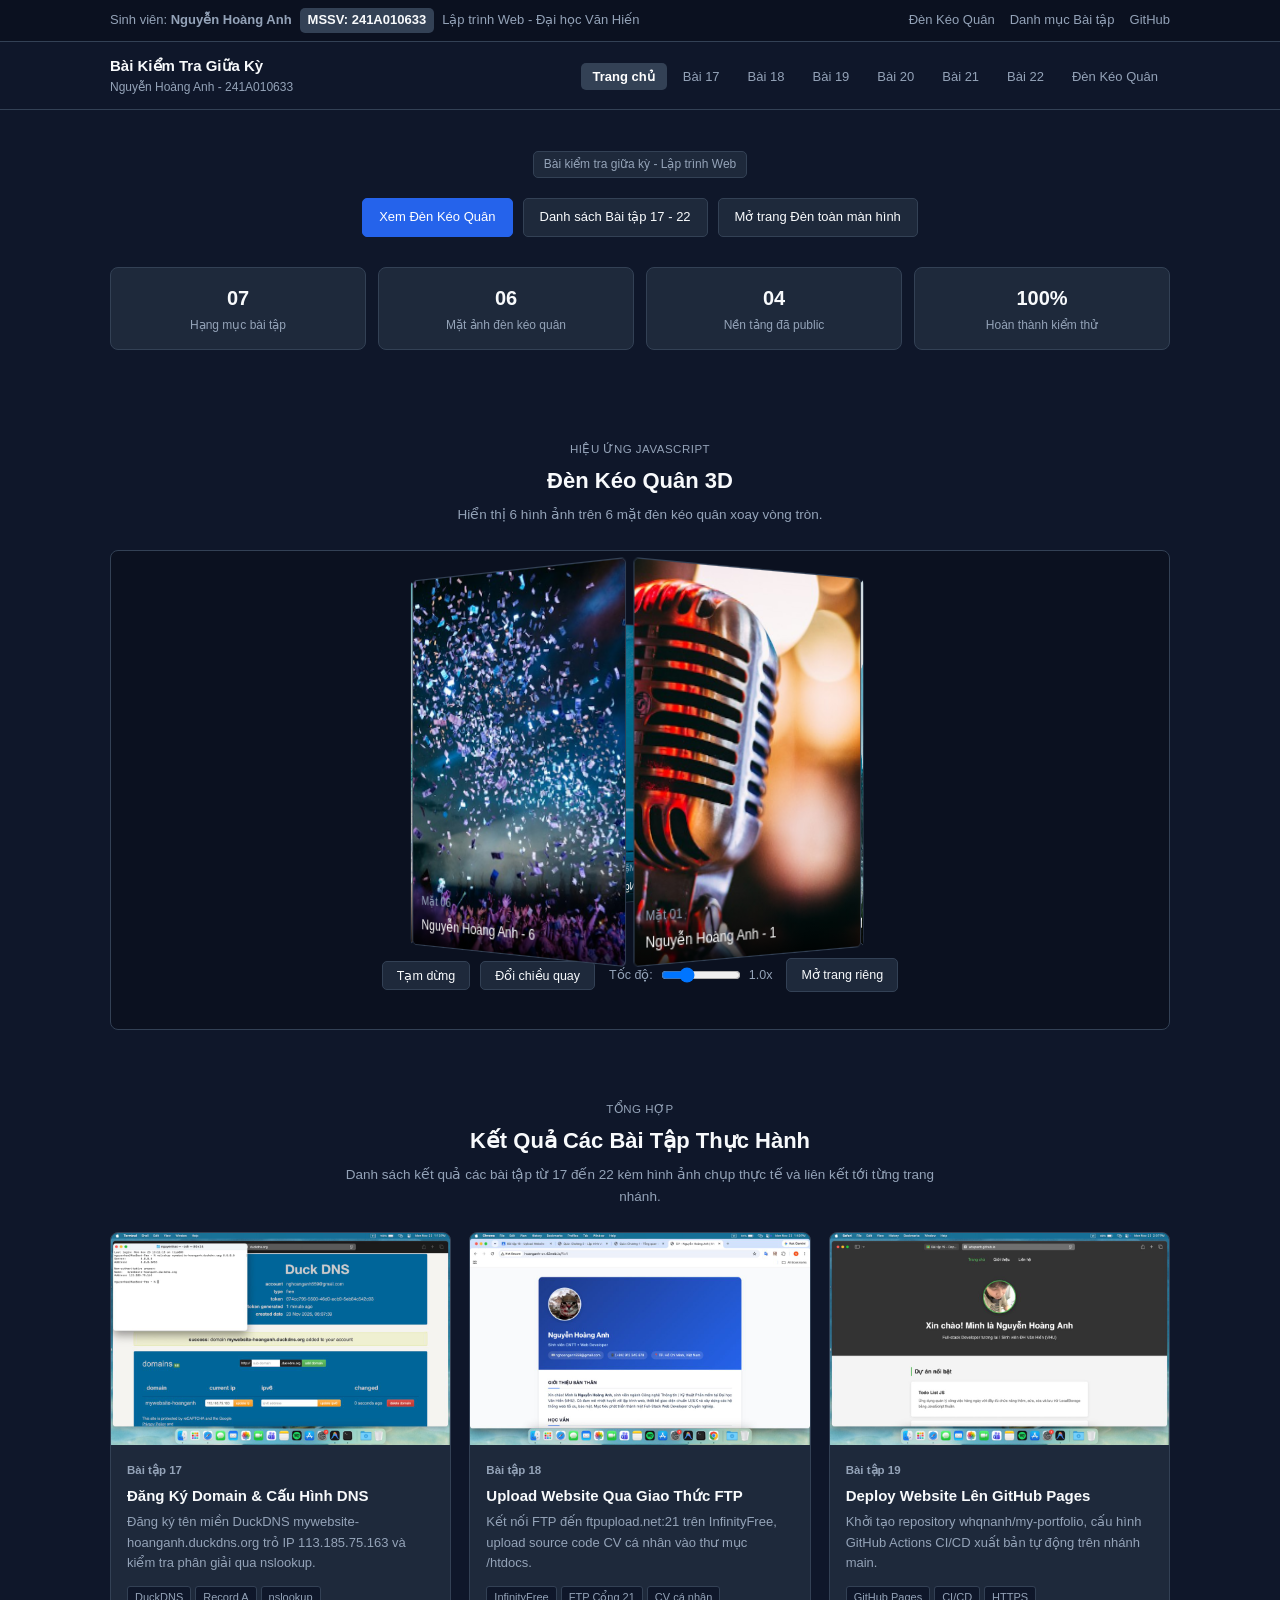
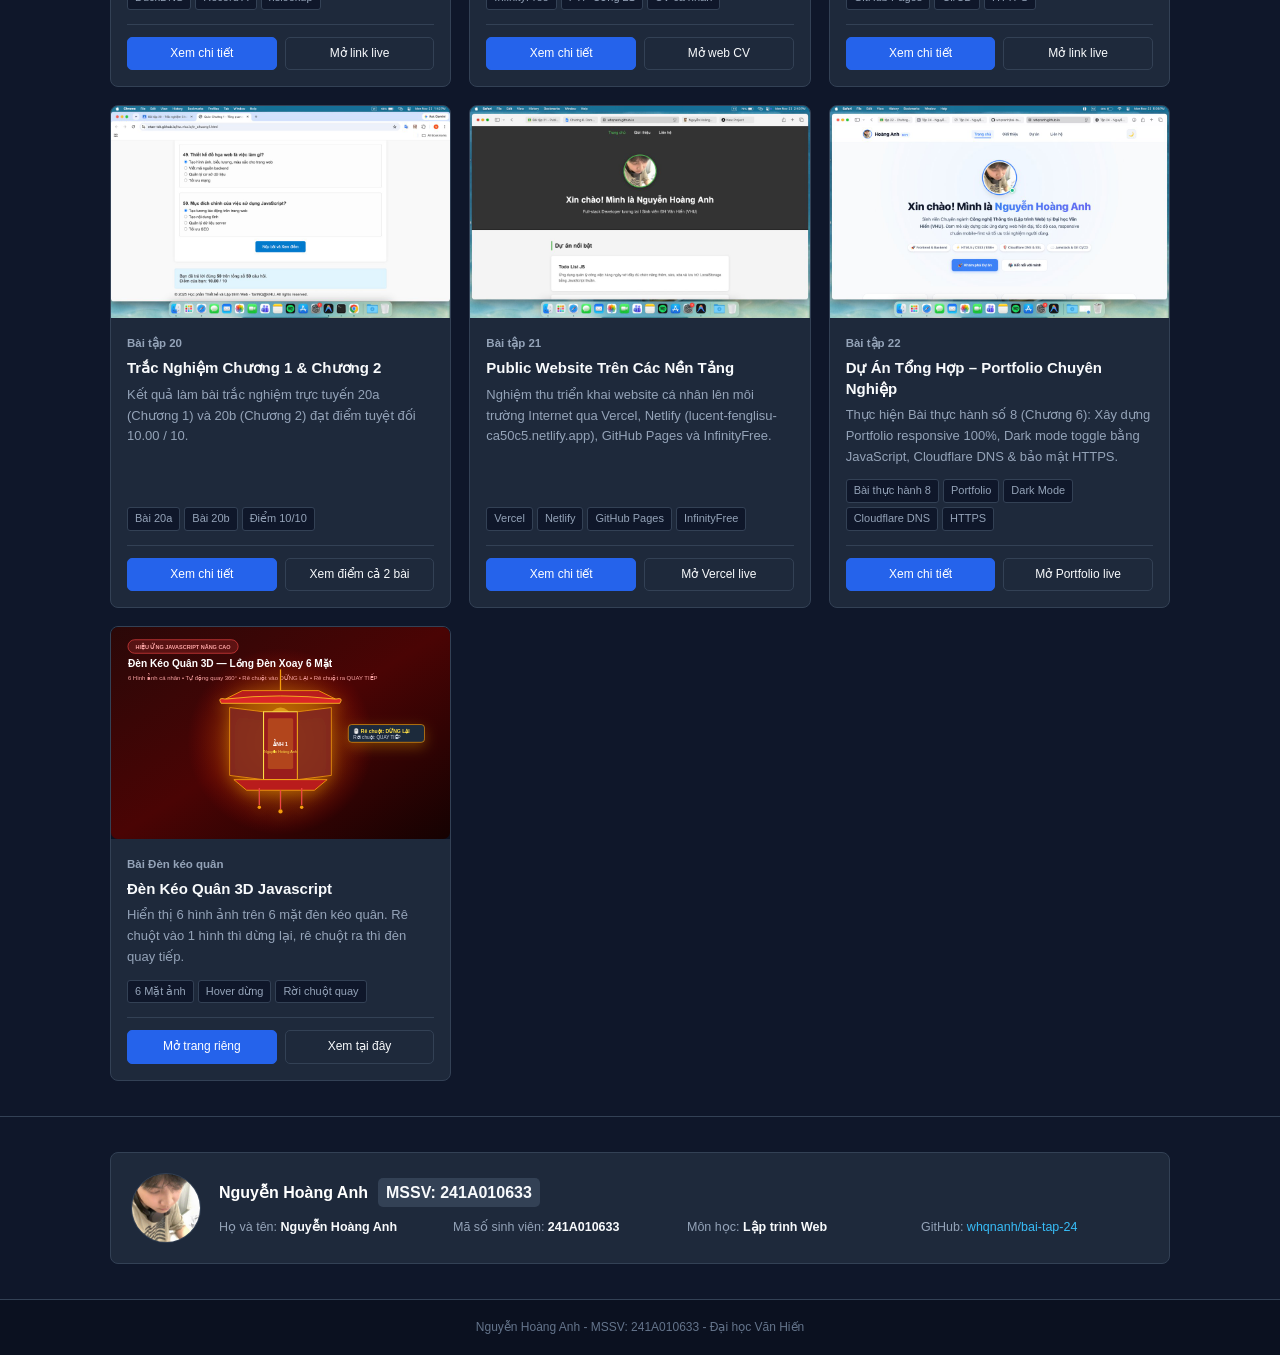
<file: index.html>
<!DOCTYPE html>
<html lang="vi">

<head>
  <meta charset="UTF-8">
  <meta name="viewport" content="width=device-width, initial-scale=1.0">
  <title>Bài Kiểm Tra Giữa Kỳ - Nguyễn Hoàng Anh - MSSV: 241A010633</title>
  <link rel="stylesheet" href="css/style.css">
  <link rel="stylesheet" href="css/den-keo-quan.css">
</head>

<body>

  <div class="top-bar">
    <div class="container top-bar-content">
      <div class="student-tag">
        <span>Sinh viên: <strong>Nguyễn Hoàng Anh</strong></span>
        <span class="mssv-badge">MSSV: 241A010633</span>
        <span>Lập trình Web - Đại học Văn Hiến</span>
      </div>
      <div class="quick-links">
        <a href="#den-keo-quan-section">Đèn Kéo Quân</a>
        <a href="#projects-section">Danh mục Bài tập</a>
        <a href="https://github.com/whqnanh/bai-tap-24" target="_blank" rel="noopener">GitHub</a>
      </div>
    </div>
  </div>

  <nav class="navbar">
    <div class="container nav-container">
      <a href="index.html" class="brand-logo">
        <div class="brand-text">
          <h1>Bài Kiểm Tra Giữa Kỳ</h1>
          <span>Nguyễn Hoàng Anh - 241A010633</span>
        </div>
      </a>

      <button class="nav-toggle" id="navToggle" aria-label="Menu">Menu</button>

      <ul class="nav-menu" id="navMenu">
        <li class="nav-item"><a href="index.html" class="active">Trang chủ</a></li>
        <li class="nav-item"><a href="bai17.html">Bài 17</a></li>
        <li class="nav-item"><a href="bai18.html">Bài 18</a></li>
        <li class="nav-item"><a href="bai19.html">Bài 19</a></li>
        <li class="nav-item"><a href="bai20.html">Bài 20</a></li>
        <li class="nav-item"><a href="bai21.html">Bài 21</a></li>
        <li class="nav-item"><a href="bai22.html">Bài 22</a></li>
        <li class="nav-item"><a href="den-keo-quan.html">Đèn Kéo Quân</a></li>
      </ul>
    </div>
  </nav>

  <header class="hero-section">
    <div class="container">
      <div class="hero-badge" style="margin-bottom: 20px;">Bài kiểm tra giữa kỳ - Lập trình Web</div>

      <div class="hero-cta-group">
        <a href="#den-keo-quan-section" class="btn btn-primary">Xem Đèn Kéo Quân</a>
        <a href="#projects-section" class="btn">Danh sách Bài tập 17 - 22</a>
        <a href="den-keo-quan.html" class="btn">Mở trang Đèn toàn màn hình</a>
      </div>

      <div class="stats-bar">
        <div class="stat-card">
          <div class="stat-number">07</div>
          <div class="stat-label">Hạng mục bài tập</div>
        </div>
        <div class="stat-card">
          <div class="stat-number">06</div>
          <div class="stat-label">Mặt ảnh đèn kéo quân</div>
        </div>
        <div class="stat-card">
          <div class="stat-number">04</div>
          <div class="stat-label">Nền tảng đã public</div>
        </div>
        <div class="stat-card">
          <div class="stat-number">100%</div>
          <div class="stat-label">Hoàn thành kiểm thử</div>
        </div>
      </div>
    </div>
  </header>

  <section class="section" id="den-keo-quan-section">
    <div class="container">
      <div class="section-header">
        <span class="section-tag">Hiệu ứng JavaScript</span>
        <h2 class="section-title">Đèn Kéo Quân 3D</h2>
        <p class="section-desc">
          Hiển thị 6 hình ảnh trên 6 mặt đèn kéo quân xoay vòng tròn.
        </p>
      </div>

      <div class="lantern-scene">
        <div class="lantern-stage">
          <div class="lantern-carousel" id="lanternCarousel">

            <div class="lantern-face" data-index="1">
              <div class="face-inner">
                <div class="face-image-wrap">
                  <img src="images/photo1.jpg" alt="Ảnh 1" class="face-image">
                </div>
                <div class="face-overlay">
                  <span class="face-num">Mặt 01</span>
                  <span class="face-title">Nguyễn Hoàng Anh - 1</span>
                </div>
              </div>
            </div>

            <div class="lantern-face" data-index="2">
              <div class="face-inner">
                <div class="face-image-wrap">
                  <img src="images/photo2.jpg" alt="Ảnh 2" class="face-image">
                </div>
                <div class="face-overlay">
                  <span class="face-num">Mặt 02</span>
                  <span class="face-title">Nguyễn Hoàng Anh - 2</span>
                </div>
              </div>
            </div>

            <div class="lantern-face" data-index="3">
              <div class="face-inner">
                <div class="face-image-wrap">
                  <img src="images/photo3.jpg" alt="Ảnh 3" class="face-image">
                </div>
                <div class="face-overlay">
                  <span class="face-num">Mặt 03</span>
                  <span class="face-title">Nguyễn Hoàng Anh - 3</span>
                </div>
              </div>
            </div>

            <div class="lantern-face" data-index="4">
              <div class="face-inner">
                <div class="face-image-wrap">
                  <img src="images/photo4.jpg" alt="Ảnh 4" class="face-image">
                </div>
                <div class="face-overlay">
                  <span class="face-num">Mặt 04</span>
                  <span class="face-title">Nguyễn Hoàng Anh - 4</span>
                </div>
              </div>
            </div>

            <div class="lantern-face" data-index="5">
              <div class="face-inner">
                <div class="face-image-wrap">
                  <img src="images/photo5.jpg" alt="Ảnh 5" class="face-image">
                </div>
                <div class="face-overlay">
                  <span class="face-num">Mặt 05</span>
                  <span class="face-title">Nguyễn Hoàng Anh - 5</span>
                </div>
              </div>
            </div>

            <div class="lantern-face" data-index="6">
              <div class="face-inner">
                <div class="face-image-wrap">
                  <img src="images/photo6.jpg" alt="Ảnh 6" class="face-image">
                </div>
                <div class="face-overlay">
                  <span class="face-num">Mặt 06</span>
                  <span class="face-title">Nguyễn Hoàng Anh - 6</span>
                </div>
              </div>
            </div>

          </div>
        </div>

        <div class="lantern-controls">
          <button class="control-btn" id="btnTogglePlay">Tạm dừng</button>
          <button class="control-btn" id="btnToggleDir">Đổi chiều quay</button>
          <div class="speed-control">
            <span>Tốc độ:</span>
            <input type="range" id="speedSlider" min="0.2" max="3.0" step="0.2" value="1.0">
            <span id="speedVal">1.0x</span>
          </div>
          <a href="den-keo-quan.html" class="control-btn">Mở trang riêng</a>
        </div>
      </div>
    </div>
  </section>

  <section class="section" id="projects-section">
    <div class="container">
      <div class="section-header">
        <span class="section-tag">Tổng hợp</span>
        <h2 class="section-title">Kết Quả Các Bài Tập Thực Hành</h2>
        <p class="section-desc">
          Danh sách kết quả các bài tập từ 17 đến 22 kèm hình ảnh chụp thực tế và liên kết tới từng trang nhánh.
        </p>
      </div>

      <div class="projects-grid">

        <div class="project-card">
          <div class="card-media">
            <img src="images/result-bt17.jpg" alt="Bài tập 17">
          </div>
          <div class="card-body">
            <div class="card-meta">
              <span class="card-number">Bài tập 17</span>
            </div>
            <h3 class="card-title">Đăng Ký Domain &amp; Cấu Hình DNS</h3>
            <p class="card-desc">
              Đăng ký tên miền DuckDNS mywebsite-hoanganh.duckdns.org trỏ IP 113.185.75.163 và kiểm tra phân giải qua
              nslookup.
            </p>
            <div class="card-tags">
              <span class="tag">DuckDNS</span>
              <span class="tag">Record A</span>
              <span class="tag">nslookup</span>
            </div>
            <div class="card-footer">
              <a href="bai17.html" class="btn btn-primary">Xem chi tiết</a>
              <a href="http://mywebsite-hoanganh.duckdns.org" target="_blank" rel="noopener" class="btn">Mở link
                live</a>
            </div>
          </div>
        </div>

        <div class="project-card">
          <div class="card-media">
            <img src="images/result-bt18.jpg" alt="Bài tập 18">
          </div>
          <div class="card-body">
            <div class="card-meta">
              <span class="card-number">Bài tập 18</span>
            </div>
            <h3 class="card-title">Upload Website Qua Giao Thức FTP</h3>
            <p class="card-desc">
              Kết nối FTP đến ftpupload.net:21 trên InfinityFree, upload source code CV cá nhân vào thư mục /htdocs.
            </p>
            <div class="card-tags">
              <span class="tag">InfinityFree</span>
              <span class="tag">FTP Cổng 21</span>
              <span class="tag">CV cá nhân</span>
            </div>
            <div class="card-footer">
              <a href="bai18.html" class="btn btn-primary">Xem chi tiết</a>
              <a href="http://hoanganh-cv.42web.io" target="_blank" rel="noopener" class="btn">Mở web CV</a>
            </div>
          </div>
        </div>

        <div class="project-card">
          <div class="card-media">
            <img src="images/result-bt19.jpg" alt="Bài tập 19">
          </div>
          <div class="card-body">
            <div class="card-meta">
              <span class="card-number">Bài tập 19</span>
            </div>
            <h3 class="card-title">Deploy Website Lên GitHub Pages</h3>
            <p class="card-desc">
              Khởi tạo repository whqnanh/my-portfolio, cấu hình GitHub Actions CI/CD xuất bản tự động trên nhánh main.
            </p>
            <div class="card-tags">
              <span class="tag">GitHub Pages</span>
              <span class="tag">CI/CD</span>
              <span class="tag">HTTPS</span>
            </div>
            <div class="card-footer">
              <a href="bai19.html" class="btn btn-primary">Xem chi tiết</a>
              <a href="https://whqnanh.github.io/my-portfolio/" target="_blank" rel="noopener" class="btn">Mở link
                live</a>
            </div>
          </div>
        </div>

        <div class="project-card">
          <div class="card-media">
            <img src="images/result-bt20a.jpg" alt="Bài tập 20">
          </div>
          <div class="card-body">
            <div class="card-meta">
              <span class="card-number">Bài tập 20</span>
            </div>
            <h3 class="card-title">Trắc Nghiệm Chương 1 &amp; Chương 2</h3>
            <p class="card-desc">
              Kết quả làm bài trắc nghiệm trực tuyến 20a (Chương 1) và 20b (Chương 2) đạt điểm tuyệt đối 10.00 / 10.
            </p>
            <div class="card-tags">
              <span class="tag">Bài 20a</span>
              <span class="tag">Bài 20b</span>
              <span class="tag">Điểm 10/10</span>
            </div>
            <div class="card-footer">
              <a href="bai20.html" class="btn btn-primary">Xem chi tiết</a>
              <a href="bai20.html" class="btn">Xem điểm cả 2 bài</a>
            </div>
          </div>
        </div>

        <div class="project-card">
          <div class="card-media">
            <img src="images/result-bt21.jpg" alt="Bài tập 21">
          </div>
          <div class="card-body">
            <div class="card-meta">
              <span class="card-number">Bài tập 21</span>
            </div>
            <h3 class="card-title">Public Website Trên Các Nền Tảng</h3>
            <p class="card-desc">
              Nghiệm thu triển khai website cá nhân lên môi trường Internet qua Vercel, Netlify (lucent-fenglisu-ca50c5.netlify.app), GitHub Pages và InfinityFree.
            </p>
            <div class="card-tags">
              <span class="tag">Vercel</span>
              <span class="tag">Netlify</span>
              <span class="tag">GitHub Pages</span>
              <span class="tag">InfinityFree</span>
            </div>
            <div class="card-footer">
              <a href="bai21.html" class="btn btn-primary">Xem chi tiết</a>
              <a href="https://hoanganh-cv.vercel.app" target="_blank" rel="noopener" class="btn">Mở Vercel live</a>
            </div>
          </div>
        </div>

        <div class="project-card">
          <div class="card-media">
            <img src="images/result-bt22.jpg" alt="Bài tập 22">
          </div>
          <div class="card-body">
            <div class="card-meta">
              <span class="card-number">Bài tập 22</span>
            </div>
            <h3 class="card-title">Dự Án Tổng Hợp – Portfolio Chuyên Nghiệp</h3>
            <p class="card-desc">
              Thực hiện Bài thực hành số 8 (Chương 6): Xây dựng Portfolio responsive 100%, Dark mode toggle bằng
              JavaScript, Cloudflare DNS &amp; bảo mật HTTPS.
            </p>
            <div class="card-tags">
              <span class="tag">Bài thực hành 8</span>
              <span class="tag">Portfolio</span>
              <span class="tag">Dark Mode</span>
              <span class="tag">Cloudflare DNS</span>
              <span class="tag">HTTPS</span>
            </div>
            <div class="card-footer">
              <a href="bai22.html" class="btn btn-primary">Xem chi tiết</a>
              <a href="https://whqnanh.github.io/my-portfolio/index.html" target="_blank" rel="noopener" class="btn">Mở
                Portfolio live</a>
            </div>
          </div>
        </div>

        <div class="project-card">
          <div class="card-media">
            <img src="images/den-keo-quan-thumb.svg" alt="Đèn kéo quân">
          </div>
          <div class="card-body">
            <div class="card-meta">
              <span class="card-number">Bài Đèn kéo quân</span>
            </div>
            <h3 class="card-title">Đèn Kéo Quân 3D Javascript</h3>
            <p class="card-desc">
              Hiển thị 6 hình ảnh trên 6 mặt đèn kéo quân. Rê chuột vào 1 hình thì dừng lại, rê chuột ra thì đèn quay
              tiếp.
            </p>
            <div class="card-tags">
              <span class="tag">6 Mặt ảnh</span>
              <span class="tag">Hover dừng</span>
              <span class="tag">Rời chuột quay</span>
            </div>
            <div class="card-footer">
              <a href="den-keo-quan.html" class="btn btn-primary">Mở trang riêng</a>
              <a href="#den-keo-quan-section" class="btn">Xem tại đây</a>
            </div>
          </div>
        </div>

      </div>
    </div>
  </section>

  <section class="author-section">
    <div class="container">
      <div class="profile-card">
        <img src="images/avatar.jpg" alt="Nguyễn Hoàng Anh" class="profile-avatar">
        <div class="profile-info">
          <div class="profile-name">
            Nguyễn Hoàng Anh
            <span class="mssv-badge">MSSV: 241A010633</span>
          </div>
          <div class="profile-details">
            <div>Họ và tên: <strong>Nguyễn Hoàng Anh</strong></div>
            <div>Mã số sinh viên: <strong>241A010633</strong></div>
            <div>Môn học: <strong>Lập trình Web</strong></div>
            <div>GitHub: <a href="https://github.com/whqnanh/bai-tap-24" target="_blank" rel="noopener"
                style="color: #38bdf8;">whqnanh/bai-tap-24</a></div>
          </div>
        </div>
      </div>
    </div>
  </section>

  <footer>
    <div class="container">
      <p>Nguyễn Hoàng Anh - MSSV: 241A010633 - Đại học Văn Hiến</p>
    </div>
  </footer>

  <div class="lightbox-modal" id="lightboxModal">
    <div class="lightbox-content">
      <button class="lightbox-close" id="lightboxClose" aria-label="Đóng">&times;</button>
      <div class="lightbox-image-wrap">
        <img src="data:image/svg+xml,%3Csvg xmlns='http://www.w3.org/2000/svg' viewBox='0 0 1 1'%3E%3C/svg%3E"
          alt="Ảnh chi tiết" id="lightboxImage" class="lightbox-image">
      </div>
      <div class="lightbox-caption">
        <div>
          <h4 id="lightboxTitle" style="color: #fff; font-size: 15px; margin-bottom: 2px;">Tiêu đề ảnh</h4>
          <p id="lightboxDesc" style="color: #94a3b8; font-size: 13px;">Mô tả ảnh</p>
        </div>
        <span class="mssv-badge">MSSV: 241A010633</span>
      </div>
    </div>
  </div>

  <script src="js/den-keo-quan.js"></script>
  <script>
    const navToggle = document.getElementById('navToggle');
    const navMenu = document.getElementById('navMenu');
    if (navToggle && navMenu) {
      navToggle.addEventListener('click', function() {
        navMenu.classList.toggle('active');
      });
    }

    document.querySelectorAll('.nav-menu a').forEach(link => {
      link.addEventListener('click', () => {
        if (window.innerWidth <= 900 && navMenu.classList.contains('active')) {
          navMenu.classList.remove('active');
        }
      });
    });
  </script>
</body>
</html>
</file>
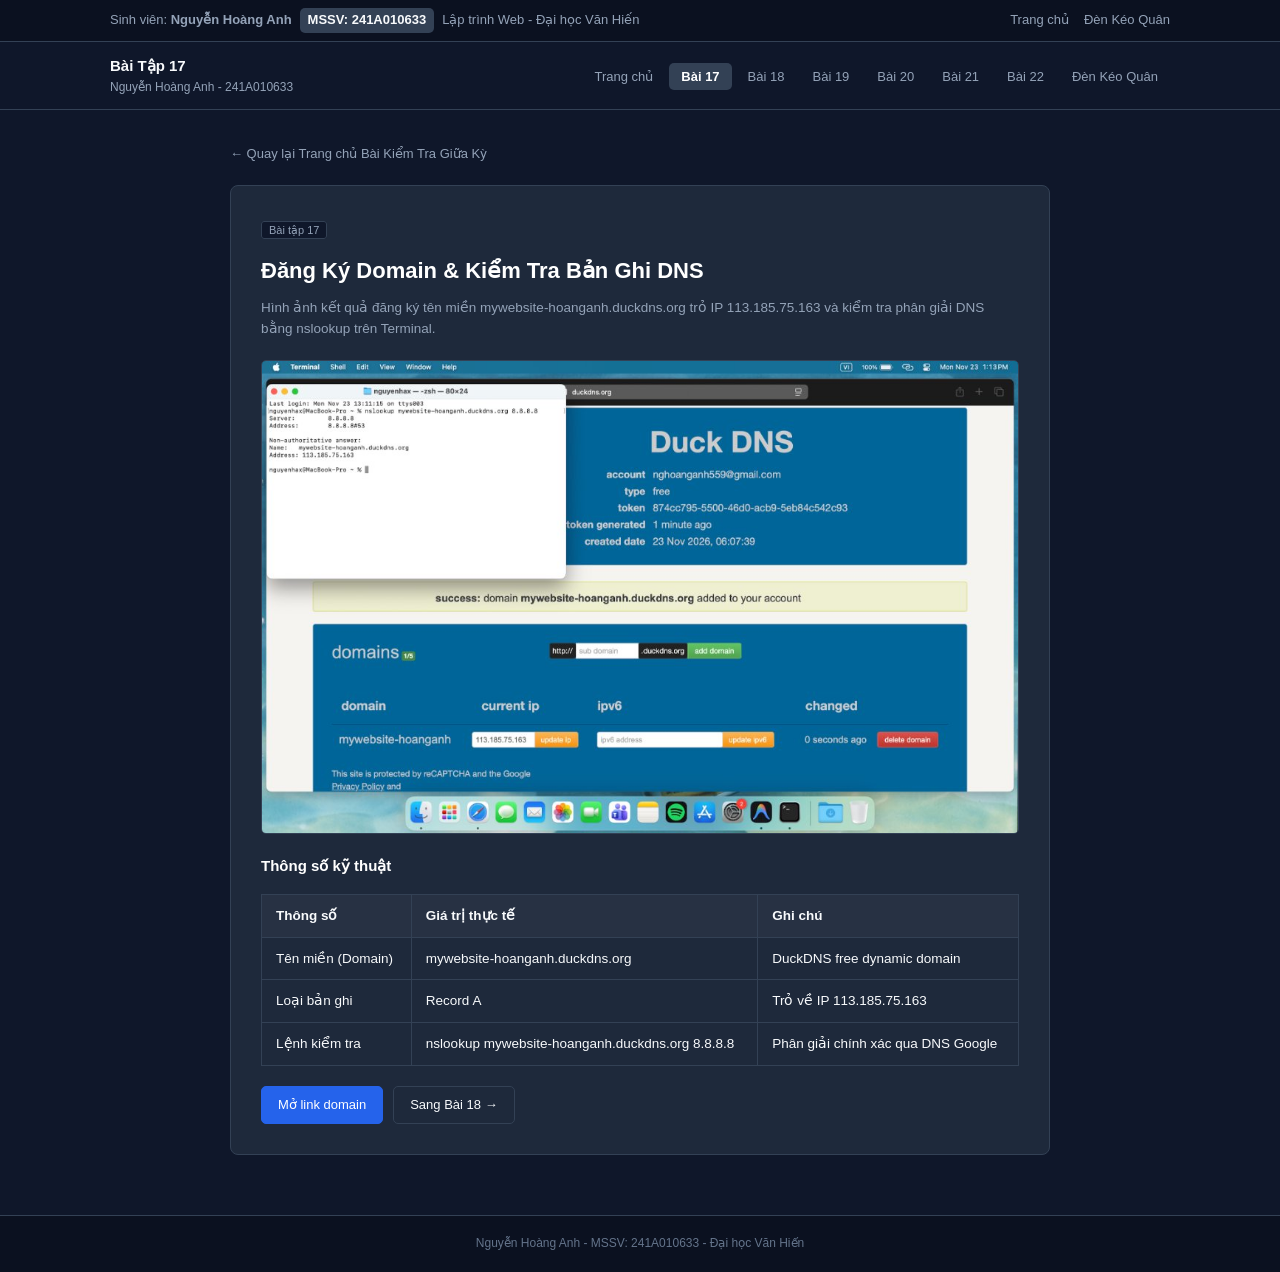
<file: bai17.html>
<!DOCTYPE html>
<html lang="vi">
<head>
  <meta charset="UTF-8">
  <meta name="viewport" content="width=device-width, initial-scale=1.0">
  <title>Bài tập 17: Domain & DNS - MSSV: 241A010633</title>
  <link rel="stylesheet" href="css/style.css">
  <style>
    .detail-container { max-width: 860px; margin: 30px auto 60px; }
    .report-card {
      background: var(--bg-card);
      border: 1px solid var(--border-color);
      border-radius: var(--radius-lg);
      padding: 30px;
      margin-bottom: 25px;
    }
    .back-link {
      display: inline-flex;
      align-items: center;
      gap: 6px;
      color: #94a3b8;
      font-weight: 500;
      margin-bottom: 20px;
      font-size: 13px;
    }
    .back-link:hover { color: #fff; }
    .media-box {
      border-radius: var(--radius-md);
      overflow: hidden;
      margin: 20px 0;
      border: 1px solid var(--border-color);
    }
    .media-box img { width: 100%; display: block; }
    .table-custom {
      width: 100%;
      border-collapse: collapse;
      margin: 16px 0;
      font-size: 13.5px;
    }
    .table-custom th, .table-custom td {
      border: 1px solid var(--border-color);
      padding: 10px 14px;
      text-align: left;
    }
    .table-custom th {
      background: rgba(255, 255, 255, 0.04);
      color: #f8fafc;
    }
  </style>
</head>
<body>

  <div class="top-bar">
    <div class="container top-bar-content">
      <div class="student-tag">
        <span>Sinh viên: <strong>Nguyễn Hoàng Anh</strong></span>
        <span class="mssv-badge">MSSV: 241A010633</span>
        <span>Lập trình Web - Đại học Văn Hiến</span>
      </div>
      <div class="quick-links">
        <a href="index.html">Trang chủ</a>
        <a href="den-keo-quan.html">Đèn Kéo Quân</a>
      </div>
    </div>
  </div>

  <nav class="navbar">
    <div class="container nav-container">
      <a href="index.html" class="brand-logo">
        <div class="brand-text">
          <h1>Bài Tập 17</h1>
          <span>Nguyễn Hoàng Anh - 241A010633</span>
        </div>
      </a>
      <ul class="nav-menu">
        <li class="nav-item"><a href="index.html">Trang chủ</a></li>
        <li class="nav-item"><a href="bai17.html" class="active">Bài 17</a></li>
        <li class="nav-item"><a href="bai18.html">Bài 18</a></li>
        <li class="nav-item"><a href="bai19.html">Bài 19</a></li>
        <li class="nav-item"><a href="bai20.html">Bài 20</a></li>
        <li class="nav-item"><a href="bai21.html">Bài 21</a></li>
        <li class="nav-item"><a href="bai22.html">Bài 22</a></li>
        <li class="nav-item highlight"><a href="den-keo-quan.html">Đèn Kéo Quân</a></li>
      </ul>
    </div>
  </nav>

  <div class="container detail-container">
    <a href="index.html" class="back-link">&larr; Quay lại Trang chủ Bài Kiểm Tra Giữa Kỳ</a>

    <div class="report-card">
      <div style="margin-bottom: 12px;">
        <span class="tag">Bài tập 17</span>
      </div>

      <h1 style="font-size: 22px; margin-bottom: 8px; color: #fff;">Đăng Ký Domain &amp; Kiểm Tra Bản Ghi DNS</h1>
      <p style="color: var(--text-muted); font-size: 13.5px;">
        Hình ảnh kết quả đăng ký tên miền mywebsite-hoanganh.duckdns.org trỏ IP 113.185.75.163 và kiểm tra phân giải DNS bằng nslookup trên Terminal.
      </p>

      <div class="media-box">
        <img src="images/result-bt17.jpg" alt="Kết quả Bài tập 17">
      </div>

      <h3 style="color: #fff; margin: 18px 0 8px; font-size: 15px;">Thông số kỹ thuật</h3>
      <table class="table-custom">
        <thead>
          <tr>
            <th>Thông số</th>
            <th>Giá trị thực tế</th>
            <th>Ghi chú</th>
          </tr>
        </thead>
        <tbody>
          <tr>
            <td>Tên miền (Domain)</td>
            <td>mywebsite-hoanganh.duckdns.org</td>
            <td>DuckDNS free dynamic domain</td>
          </tr>
          <tr>
            <td>Loại bản ghi</td>
            <td>Record A</td>
            <td>Trỏ về IP 113.185.75.163</td>
          </tr>
          <tr>
            <td>Lệnh kiểm tra</td>
            <td>nslookup mywebsite-hoanganh.duckdns.org 8.8.8.8</td>
            <td>Phân giải chính xác qua DNS Google</td>
          </tr>
        </tbody>
      </table>

      <div style="margin-top: 20px; display: flex; gap: 10px; flex-wrap: wrap;">
        <a href="http://mywebsite-hoanganh.duckdns.org" target="_blank" rel="noopener" class="btn btn-primary">
          Mở link domain
        </a>
        <a href="bai18.html" class="btn">
          Sang Bài 18 &rarr;
        </a>
      </div>
    </div>
  </div>

  <footer>
    <div class="container">
      <p>Nguyễn Hoàng Anh - MSSV: 241A010633 - Đại học Văn Hiến</p>
    </div>
  </footer>
</body>
</html>
</file>
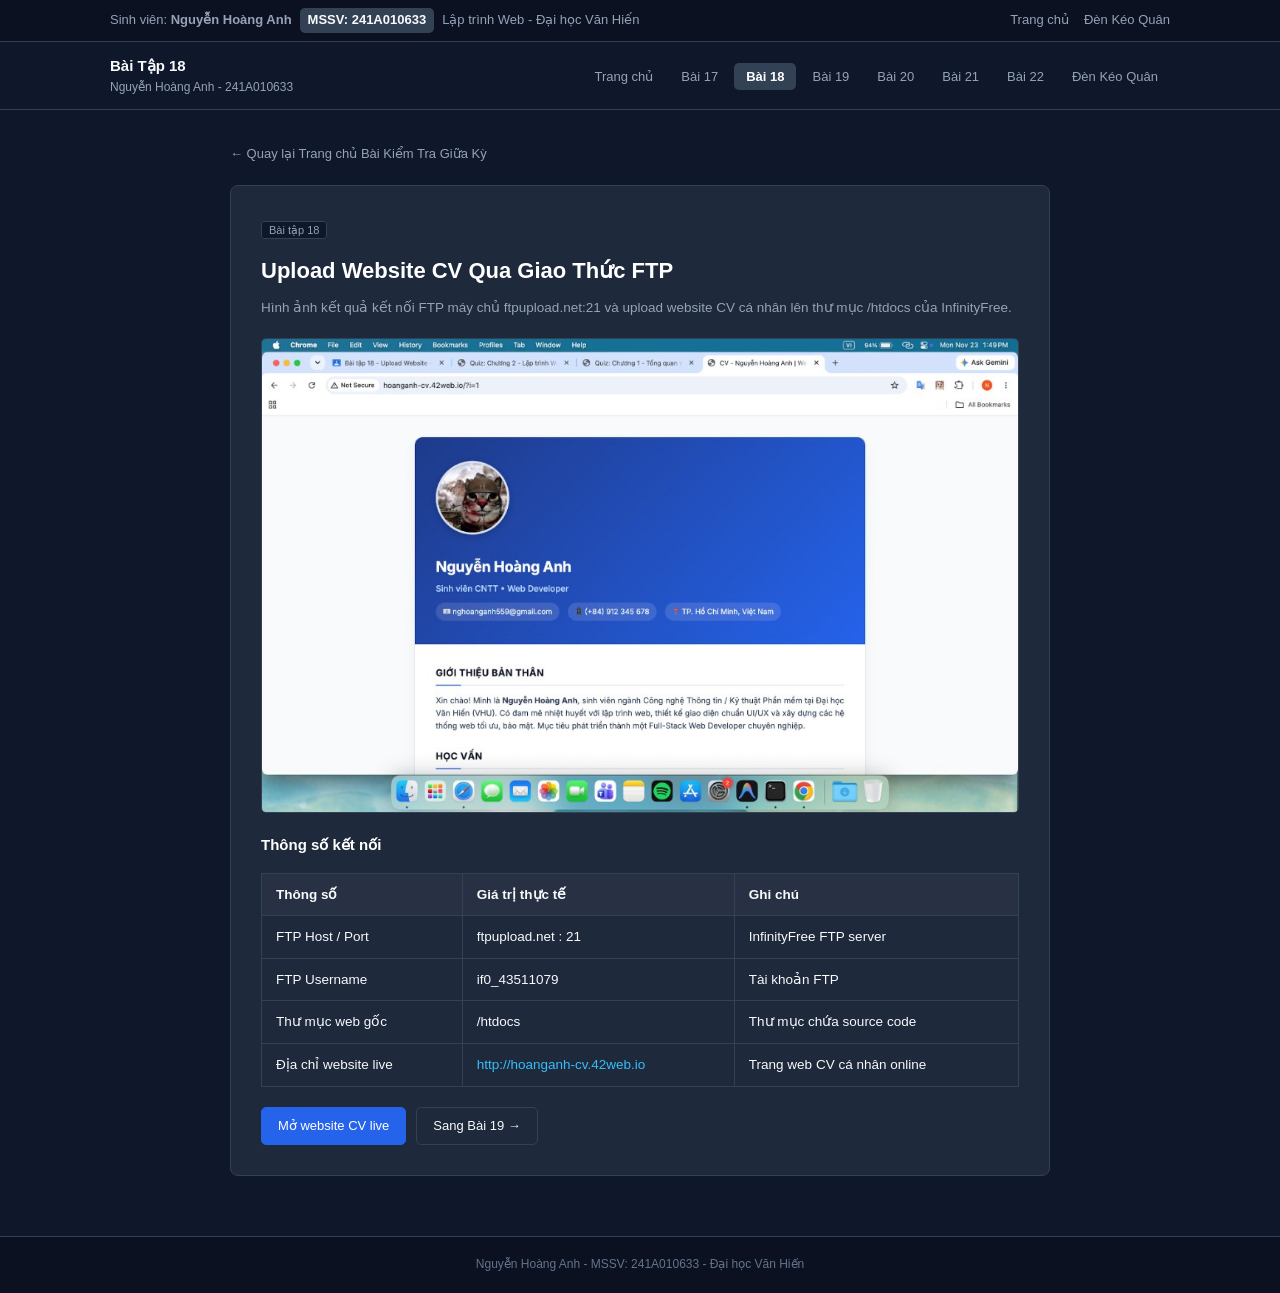
<file: bai18.html>
<!DOCTYPE html>
<html lang="vi">
<head>
  <meta charset="UTF-8">
  <meta name="viewport" content="width=device-width, initial-scale=1.0">
  <title>Bài tập 18: Upload FTP - MSSV: 241A010633</title>
  <link rel="stylesheet" href="css/style.css">
  <style>
    .detail-container { max-width: 860px; margin: 30px auto 60px; }
    .report-card {
      background: var(--bg-card);
      border: 1px solid var(--border-color);
      border-radius: var(--radius-lg);
      padding: 30px;
      margin-bottom: 25px;
    }
    .back-link {
      display: inline-flex;
      align-items: center;
      gap: 6px;
      color: #94a3b8;
      font-weight: 500;
      margin-bottom: 20px;
      font-size: 13px;
    }
    .back-link:hover { color: #fff; }
    .media-box {
      border-radius: var(--radius-md);
      overflow: hidden;
      margin: 20px 0;
      border: 1px solid var(--border-color);
    }
    .media-box img { width: 100%; display: block; }
    .table-custom {
      width: 100%;
      border-collapse: collapse;
      margin: 16px 0;
      font-size: 13.5px;
    }
    .table-custom th, .table-custom td {
      border: 1px solid var(--border-color);
      padding: 10px 14px;
      text-align: left;
    }
    .table-custom th {
      background: rgba(255, 255, 255, 0.04);
      color: #f8fafc;
    }
  </style>
</head>
<body>

  <div class="top-bar">
    <div class="container top-bar-content">
      <div class="student-tag">
        <span>Sinh viên: <strong>Nguyễn Hoàng Anh</strong></span>
        <span class="mssv-badge">MSSV: 241A010633</span>
        <span>Lập trình Web - Đại học Văn Hiến</span>
      </div>
      <div class="quick-links">
        <a href="index.html">Trang chủ</a>
        <a href="den-keo-quan.html">Đèn Kéo Quân</a>
      </div>
    </div>
  </div>

  <nav class="navbar">
    <div class="container nav-container">
      <a href="index.html" class="brand-logo">
        <div class="brand-text">
          <h1>Bài Tập 18</h1>
          <span>Nguyễn Hoàng Anh - 241A010633</span>
        </div>
      </a>
      <ul class="nav-menu">
        <li class="nav-item"><a href="index.html">Trang chủ</a></li>
        <li class="nav-item"><a href="bai17.html">Bài 17</a></li>
        <li class="nav-item"><a href="bai18.html" class="active">Bài 18</a></li>
        <li class="nav-item"><a href="bai19.html">Bài 19</a></li>
        <li class="nav-item"><a href="bai20.html">Bài 20</a></li>
        <li class="nav-item"><a href="bai21.html">Bài 21</a></li>
        <li class="nav-item"><a href="bai22.html">Bài 22</a></li>
        <li class="nav-item highlight"><a href="den-keo-quan.html">Đèn Kéo Quân</a></li>
      </ul>
    </div>
  </nav>

  <div class="container detail-container">
    <a href="index.html" class="back-link">&larr; Quay lại Trang chủ Bài Kiểm Tra Giữa Kỳ</a>

    <div class="report-card">
      <div style="margin-bottom: 12px;">
        <span class="tag">Bài tập 18</span>
      </div>

      <h1 style="font-size: 22px; margin-bottom: 8px; color: #fff;">Upload Website CV Qua Giao Thức FTP</h1>
      <p style="color: var(--text-muted); font-size: 13.5px;">
        Hình ảnh kết quả kết nối FTP máy chủ ftpupload.net:21 và upload website CV cá nhân lên thư mục /htdocs của InfinityFree.
      </p>

      <div class="media-box">
        <img src="images/result-bt18.jpg" alt="Kết quả Bài tập 18">
      </div>

      <h3 style="color: #fff; margin: 18px 0 8px; font-size: 15px;">Thông số kết nối</h3>
      <table class="table-custom">
        <thead>
          <tr>
            <th>Thông số</th>
            <th>Giá trị thực tế</th>
            <th>Ghi chú</th>
          </tr>
        </thead>
        <tbody>
          <tr>
            <td>FTP Host / Port</td>
            <td>ftpupload.net : 21</td>
            <td>InfinityFree FTP server</td>
          </tr>
          <tr>
            <td>FTP Username</td>
            <td>if0_43511079</td>
            <td>Tài khoản FTP</td>
          </tr>
          <tr>
            <td>Thư mục web gốc</td>
            <td>/htdocs</td>
            <td>Thư mục chứa source code</td>
          </tr>
          <tr>
            <td>Địa chỉ website live</td>
            <td><a href="http://hoanganh-cv.42web.io" target="_blank" rel="noopener" style="color: #38bdf8;">http://hoanganh-cv.42web.io</a></td>
            <td>Trang web CV cá nhân online</td>
          </tr>
        </tbody>
      </table>

      <div style="margin-top: 20px; display: flex; gap: 10px; flex-wrap: wrap;">
        <a href="http://hoanganh-cv.42web.io" target="_blank" rel="noopener" class="btn btn-primary">
          Mở website CV live
        </a>
        <a href="bai19.html" class="btn">
          Sang Bài 19 &rarr;
        </a>
      </div>
    </div>
  </div>

  <footer>
    <div class="container">
      <p>Nguyễn Hoàng Anh - MSSV: 241A010633 - Đại học Văn Hiến</p>
    </div>
  </footer>
</body>
</html>
</file>
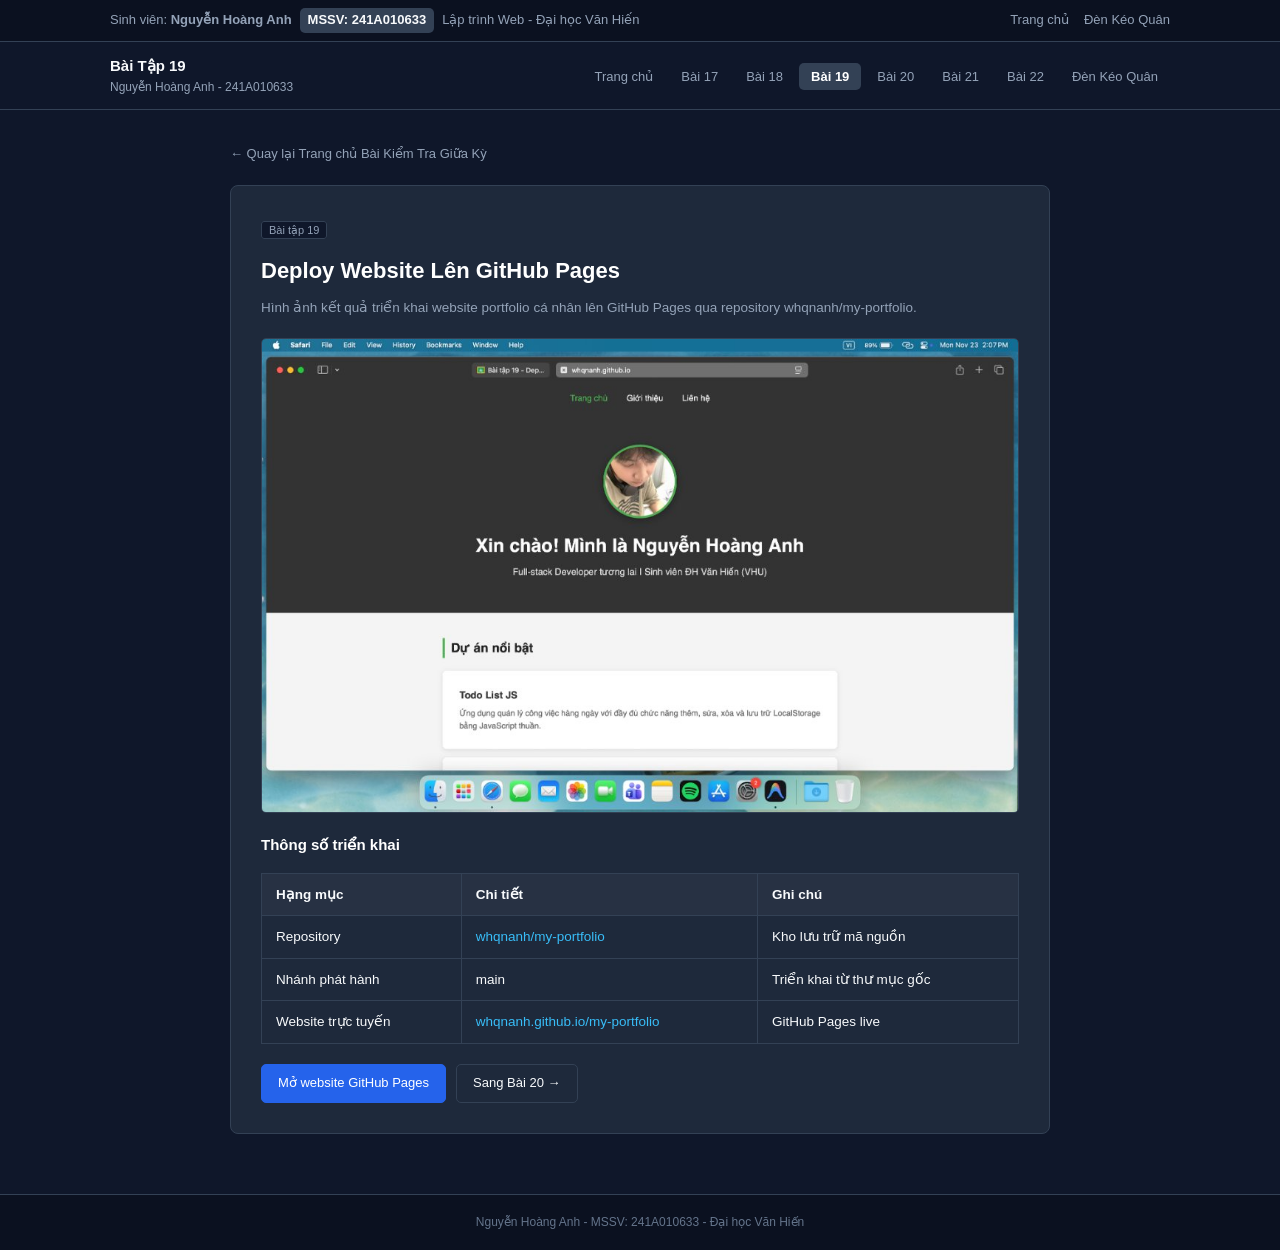
<file: bai19.html>
<!DOCTYPE html>
<html lang="vi">
<head>
  <meta charset="UTF-8">
  <meta name="viewport" content="width=device-width, initial-scale=1.0">
  <title>Bài tập 19: GitHub Pages - MSSV: 241A010633</title>
  <link rel="stylesheet" href="css/style.css">
  <style>
    .detail-container { max-width: 860px; margin: 30px auto 60px; }
    .report-card {
      background: var(--bg-card);
      border: 1px solid var(--border-color);
      border-radius: var(--radius-lg);
      padding: 30px;
      margin-bottom: 25px;
    }
    .back-link {
      display: inline-flex;
      align-items: center;
      gap: 6px;
      color: #94a3b8;
      font-weight: 500;
      margin-bottom: 20px;
      font-size: 13px;
    }
    .back-link:hover { color: #fff; }
    .media-box {
      border-radius: var(--radius-md);
      overflow: hidden;
      margin: 20px 0;
      border: 1px solid var(--border-color);
    }
    .media-box img { width: 100%; display: block; }
    .table-custom {
      width: 100%;
      border-collapse: collapse;
      margin: 16px 0;
      font-size: 13.5px;
    }
    .table-custom th, .table-custom td {
      border: 1px solid var(--border-color);
      padding: 10px 14px;
      text-align: left;
    }
    .table-custom th {
      background: rgba(255, 255, 255, 0.04);
      color: #f8fafc;
    }
  </style>
</head>
<body>

  <div class="top-bar">
    <div class="container top-bar-content">
      <div class="student-tag">
        <span>Sinh viên: <strong>Nguyễn Hoàng Anh</strong></span>
        <span class="mssv-badge">MSSV: 241A010633</span>
        <span>Lập trình Web - Đại học Văn Hiến</span>
      </div>
      <div class="quick-links">
        <a href="index.html">Trang chủ</a>
        <a href="den-keo-quan.html">Đèn Kéo Quân</a>
      </div>
    </div>
  </div>

  <nav class="navbar">
    <div class="container nav-container">
      <a href="index.html" class="brand-logo">
        <div class="brand-text">
          <h1>Bài Tập 19</h1>
          <span>Nguyễn Hoàng Anh - 241A010633</span>
        </div>
      </a>
      <ul class="nav-menu">
        <li class="nav-item"><a href="index.html">Trang chủ</a></li>
        <li class="nav-item"><a href="bai17.html">Bài 17</a></li>
        <li class="nav-item"><a href="bai18.html">Bài 18</a></li>
        <li class="nav-item"><a href="bai19.html" class="active">Bài 19</a></li>
        <li class="nav-item"><a href="bai20.html">Bài 20</a></li>
        <li class="nav-item"><a href="bai21.html">Bài 21</a></li>
        <li class="nav-item"><a href="bai22.html">Bài 22</a></li>
        <li class="nav-item highlight"><a href="den-keo-quan.html">Đèn Kéo Quân</a></li>
      </ul>
    </div>
  </nav>

  <div class="container detail-container">
    <a href="index.html" class="back-link">&larr; Quay lại Trang chủ Bài Kiểm Tra Giữa Kỳ</a>

    <div class="report-card">
      <div style="margin-bottom: 12px;">
        <span class="tag">Bài tập 19</span>
      </div>

      <h1 style="font-size: 22px; margin-bottom: 8px; color: #fff;">Deploy Website Lên GitHub Pages</h1>
      <p style="color: var(--text-muted); font-size: 13.5px;">
        Hình ảnh kết quả triển khai website portfolio cá nhân lên GitHub Pages qua repository whqnanh/my-portfolio.
      </p>

      <div class="media-box">
        <img src="images/result-bt19.jpg" alt="Kết quả Bài tập 19">
      </div>

      <h3 style="color: #fff; margin: 18px 0 8px; font-size: 15px;">Thông số triển khai</h3>
      <table class="table-custom">
        <thead>
          <tr>
            <th>Hạng mục</th>
            <th>Chi tiết</th>
            <th>Ghi chú</th>
          </tr>
        </thead>
        <tbody>
          <tr>
            <td>Repository</td>
            <td><a href="https://github.com/whqnanh/my-portfolio" target="_blank" rel="noopener" style="color: #38bdf8;">whqnanh/my-portfolio</a></td>
            <td>Kho lưu trữ mã nguồn</td>
          </tr>
          <tr>
            <td>Nhánh phát hành</td>
            <td>main</td>
            <td>Triển khai từ thư mục gốc</td>
          </tr>
          <tr>
            <td>Website trực tuyến</td>
            <td><a href="https://whqnanh.github.io/my-portfolio/" target="_blank" rel="noopener" style="color: #38bdf8;">whqnanh.github.io/my-portfolio</a></td>
            <td>GitHub Pages live</td>
          </tr>
        </tbody>
      </table>

      <div style="margin-top: 20px; display: flex; gap: 10px; flex-wrap: wrap;">
        <a href="https://whqnanh.github.io/my-portfolio/" target="_blank" rel="noopener" class="btn btn-primary">
          Mở website GitHub Pages
        </a>
        <a href="bai20.html" class="btn">
          Sang Bài 20 &rarr;
        </a>
      </div>
    </div>
  </div>

  <footer>
    <div class="container">
      <p>Nguyễn Hoàng Anh - MSSV: 241A010633 - Đại học Văn Hiến</p>
    </div>
  </footer>
</body>
</html>
</file>
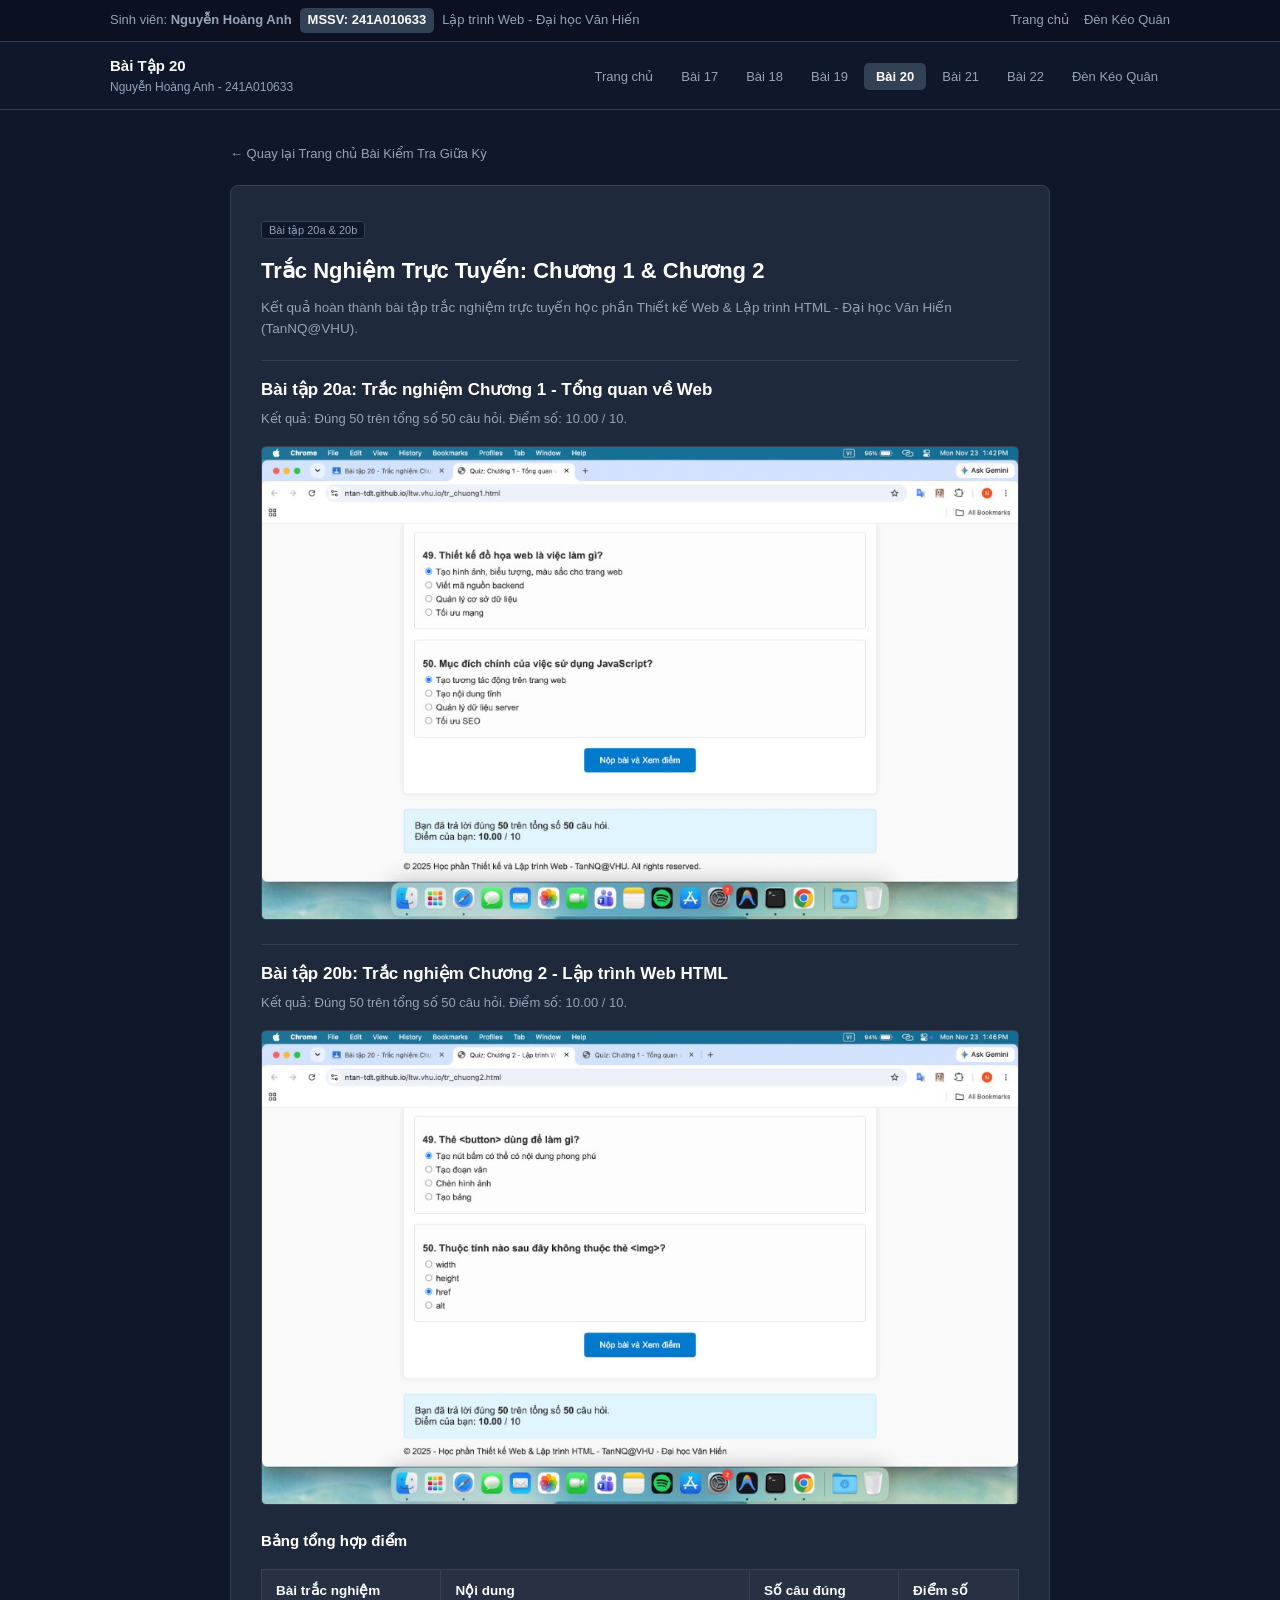
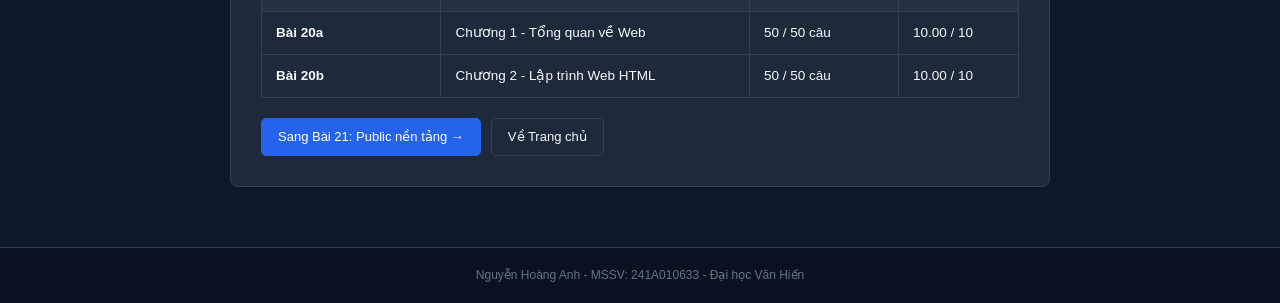
<file: bai20.html>
<!DOCTYPE html>
<html lang="vi">
<head>
  <meta charset="UTF-8">
  <meta name="viewport" content="width=device-width, initial-scale=1.0">
  <title>Bài tập 20: Trắc nghiệm Chương 1 & 2 - MSSV: 241A010633</title>
  <link rel="stylesheet" href="css/style.css">
  <style>
    .detail-container { max-width: 860px; margin: 30px auto 60px; }
    .report-card {
      background: var(--bg-card);
      border: 1px solid var(--border-color);
      border-radius: var(--radius-lg);
      padding: 30px;
      margin-bottom: 25px;
    }
    .back-link {
      display: inline-flex;
      align-items: center;
      gap: 6px;
      color: #94a3b8;
      font-weight: 500;
      margin-bottom: 20px;
      font-size: 13px;
    }
    .back-link:hover { color: #fff; }
    .media-box {
      border-radius: var(--radius-md);
      overflow: hidden;
      margin: 16px 0 24px;
      border: 1px solid var(--border-color);
    }
    .media-box img { width: 100%; display: block; }
    .quiz-section {
      padding-top: 15px;
      margin-top: 20px;
      border-top: 1px solid var(--border-color);
    }
    .table-custom {
      width: 100%;
      border-collapse: collapse;
      margin: 16px 0;
      font-size: 13.5px;
    }
    .table-custom th, .table-custom td {
      border: 1px solid var(--border-color);
      padding: 10px 14px;
      text-align: left;
    }
    .table-custom th {
      background: rgba(255, 255, 255, 0.04);
      color: #f8fafc;
    }
  </style>
</head>
<body>

  <div class="top-bar">
    <div class="container top-bar-content">
      <div class="student-tag">
        <span>Sinh viên: <strong>Nguyễn Hoàng Anh</strong></span>
        <span class="mssv-badge">MSSV: 241A010633</span>
        <span>Lập trình Web - Đại học Văn Hiến</span>
      </div>
      <div class="quick-links">
        <a href="index.html">Trang chủ</a>
        <a href="den-keo-quan.html">Đèn Kéo Quân</a>
      </div>
    </div>
  </div>

  <nav class="navbar">
    <div class="container nav-container">
      <a href="index.html" class="brand-logo">
        <div class="brand-text">
          <h1>Bài Tập 20</h1>
          <span>Nguyễn Hoàng Anh - 241A010633</span>
        </div>
      </a>
      <ul class="nav-menu">
        <li class="nav-item"><a href="index.html">Trang chủ</a></li>
        <li class="nav-item"><a href="bai17.html">Bài 17</a></li>
        <li class="nav-item"><a href="bai18.html">Bài 18</a></li>
        <li class="nav-item"><a href="bai19.html">Bài 19</a></li>
        <li class="nav-item"><a href="bai20.html" class="active">Bài 20</a></li>
        <li class="nav-item"><a href="bai21.html">Bài 21</a></li>
        <li class="nav-item"><a href="bai22.html">Bài 22</a></li>
        <li class="nav-item highlight"><a href="den-keo-quan.html">Đèn Kéo Quân</a></li>
      </ul>
    </div>
  </nav>

  <div class="container detail-container">
    <a href="index.html" class="back-link">&larr; Quay lại Trang chủ Bài Kiểm Tra Giữa Kỳ</a>

    <div class="report-card">
      <div style="margin-bottom: 12px;">
        <span class="tag">Bài tập 20a &amp; 20b</span>
      </div>

      <h1 style="font-size: 22px; margin-bottom: 8px; color: #fff;">Trắc Nghiệm Trực Tuyến: Chương 1 &amp; Chương 2</h1>
      <p style="color: var(--text-muted); font-size: 13.5px;">
        Kết quả hoàn thành bài tập trắc nghiệm trực tuyến học phần Thiết kế Web &amp; Lập trình HTML - Đại học Văn Hiến (TanNQ@VHU).
      </p>

      <div class="quiz-section">
        <h2 style="font-size: 17px; margin-bottom: 6px; color: #fff;">Bài tập 20a: Trắc nghiệm Chương 1 - Tổng quan về Web</h2>
        <p style="color: var(--text-muted); font-size: 13px; margin-bottom: 12px;">
          Kết quả: Đúng 50 trên tổng số 50 câu hỏi. Điểm số: 10.00 / 10.
        </p>
        <div class="media-box">
          <img src="images/result-bt20a.jpg" alt="Kết quả Bài tập 20a Chương 1">
        </div>
      </div>

      <div class="quiz-section">
        <h2 style="font-size: 17px; margin-bottom: 6px; color: #fff;">Bài tập 20b: Trắc nghiệm Chương 2 - Lập trình Web HTML</h2>
        <p style="color: var(--text-muted); font-size: 13px; margin-bottom: 12px;">
          Kết quả: Đúng 50 trên tổng số 50 câu hỏi. Điểm số: 10.00 / 10.
        </p>
        <div class="media-box">
          <img src="images/result-bt20b.jpg" alt="Kết quả Bài tập 20b Chương 2">
        </div>
      </div>

      <h3 style="color: #fff; margin: 18px 0 8px; font-size: 15px;">Bảng tổng hợp điểm</h3>
      <table class="table-custom">
        <thead>
          <tr>
            <th>Bài trắc nghiệm</th>
            <th>Nội dung</th>
            <th>Số câu đúng</th>
            <th>Điểm số</th>
          </tr>
        </thead>
        <tbody>
          <tr>
            <td><strong>Bài 20a</strong></td>
            <td>Chương 1 - Tổng quan về Web</td>
            <td>50 / 50 câu</td>
            <td>10.00 / 10</td>
          </tr>
          <tr>
            <td><strong>Bài 20b</strong></td>
            <td>Chương 2 - Lập trình Web HTML</td>
            <td>50 / 50 câu</td>
            <td>10.00 / 10</td>
          </tr>
        </tbody>
      </table>

      <div style="margin-top: 20px; display: flex; gap: 10px; flex-wrap: wrap;">
        <a href="bai21.html" class="btn btn-primary">
          Sang Bài 21: Public nền tảng &rarr;
        </a>
        <a href="index.html" class="btn">
          Về Trang chủ
        </a>
      </div>
    </div>
  </div>

  <footer>
    <div class="container">
      <p>Nguyễn Hoàng Anh - MSSV: 241A010633 - Đại học Văn Hiến</p>
    </div>
  </footer>
</body>
</html>
</file>
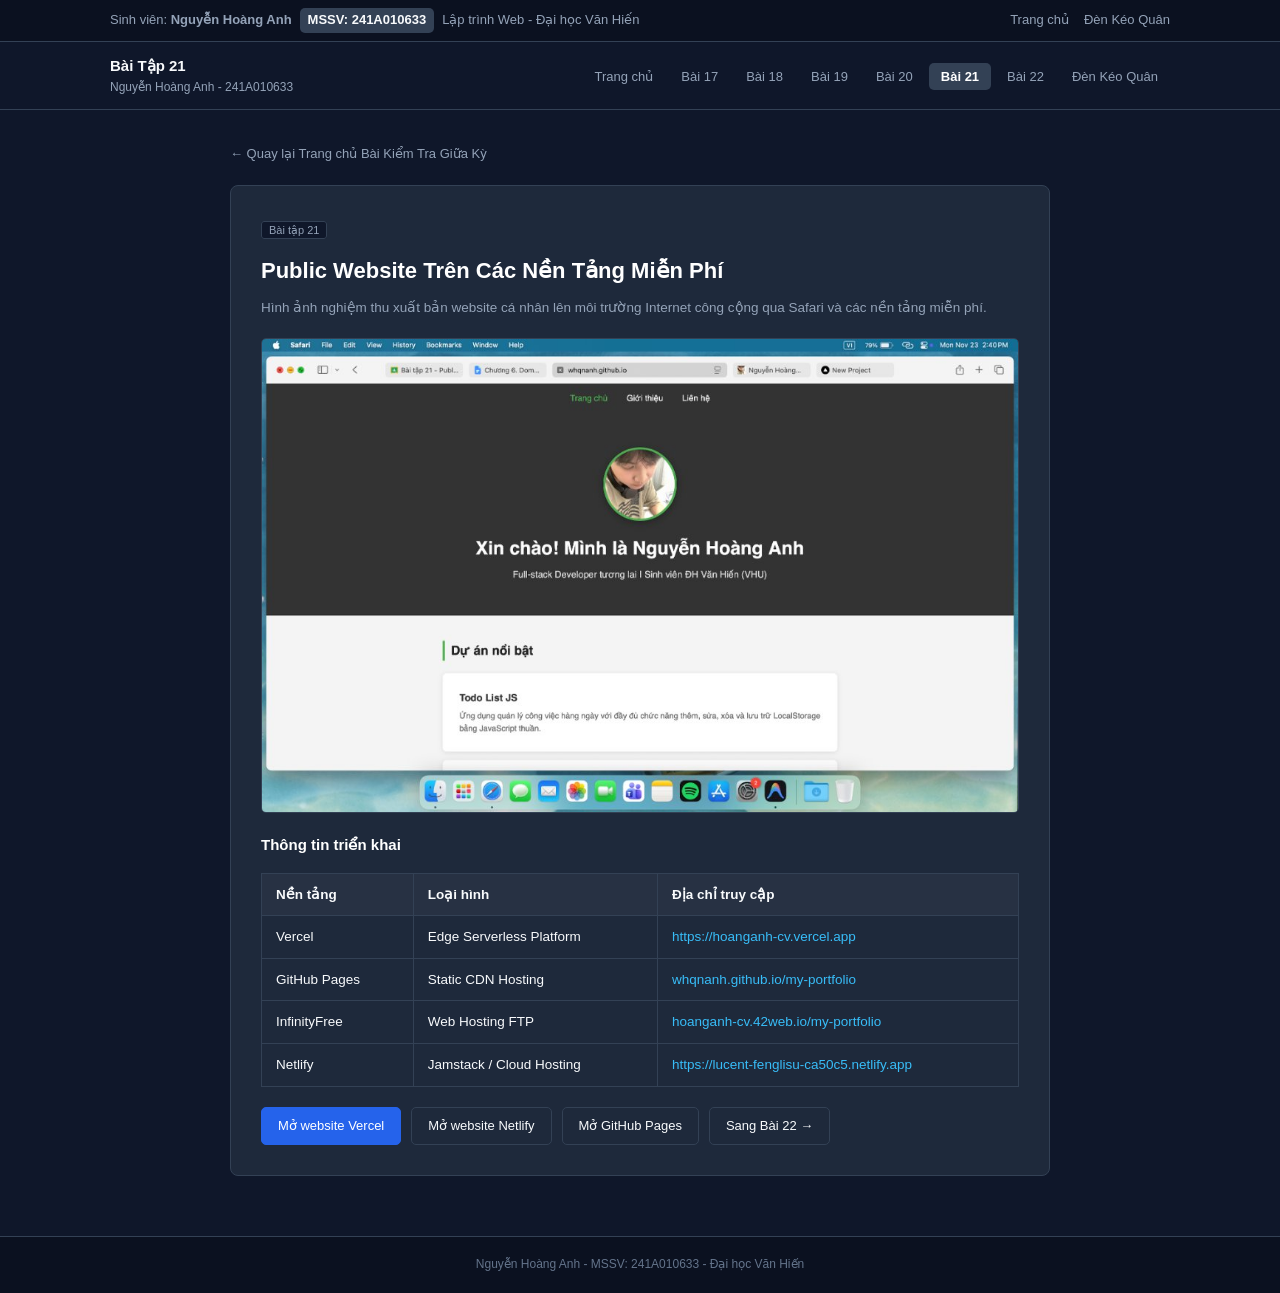
<file: bai21.html>
<!DOCTYPE html>
<html lang="vi">
<head>
  <meta charset="UTF-8">
  <meta name="viewport" content="width=device-width, initial-scale=1.0">
  <title>Bài tập 21: Public Nền Tảng - MSSV: 241A010633</title>
  <link rel="stylesheet" href="css/style.css">
  <style>
    .detail-container { max-width: 860px; margin: 30px auto 60px; }
    .report-card {
      background: var(--bg-card);
      border: 1px solid var(--border-color);
      border-radius: var(--radius-lg);
      padding: 30px;
      margin-bottom: 25px;
    }
    .back-link {
      display: inline-flex;
      align-items: center;
      gap: 6px;
      color: #94a3b8;
      font-weight: 500;
      margin-bottom: 20px;
      font-size: 13px;
    }
    .back-link:hover { color: #fff; }
    .media-box {
      border-radius: var(--radius-md);
      overflow: hidden;
      margin: 20px 0;
      border: 1px solid var(--border-color);
    }
    .media-box img { width: 100%; display: block; }
    .table-custom {
      width: 100%;
      border-collapse: collapse;
      margin: 16px 0;
      font-size: 13.5px;
    }
    .table-custom th, .table-custom td {
      border: 1px solid var(--border-color);
      padding: 10px 14px;
      text-align: left;
    }
    .table-custom th {
      background: rgba(255, 255, 255, 0.04);
      color: #f8fafc;
    }
  </style>
</head>
<body>

  <div class="top-bar">
    <div class="container top-bar-content">
      <div class="student-tag">
        <span>Sinh viên: <strong>Nguyễn Hoàng Anh</strong></span>
        <span class="mssv-badge">MSSV: 241A010633</span>
        <span>Lập trình Web - Đại học Văn Hiến</span>
      </div>
      <div class="quick-links">
        <a href="index.html">Trang chủ</a>
        <a href="den-keo-quan.html">Đèn Kéo Quân</a>
      </div>
    </div>
  </div>

  <nav class="navbar">
    <div class="container nav-container">
      <a href="index.html" class="brand-logo">
        <div class="brand-text">
          <h1>Bài Tập 21</h1>
          <span>Nguyễn Hoàng Anh - 241A010633</span>
        </div>
      </a>
      <ul class="nav-menu">
        <li class="nav-item"><a href="index.html">Trang chủ</a></li>
        <li class="nav-item"><a href="bai17.html">Bài 17</a></li>
        <li class="nav-item"><a href="bai18.html">Bài 18</a></li>
        <li class="nav-item"><a href="bai19.html">Bài 19</a></li>
        <li class="nav-item"><a href="bai20.html">Bài 20</a></li>
        <li class="nav-item"><a href="bai21.html" class="active">Bài 21</a></li>
        <li class="nav-item"><a href="bai22.html">Bài 22</a></li>
        <li class="nav-item highlight"><a href="den-keo-quan.html">Đèn Kéo Quân</a></li>
      </ul>
    </div>
  </nav>

  <div class="container detail-container">
    <a href="index.html" class="back-link">&larr; Quay lại Trang chủ Bài Kiểm Tra Giữa Kỳ</a>

    <div class="report-card">
      <div style="margin-bottom: 12px;">
        <span class="tag">Bài tập 21</span>
      </div>

      <h1 style="font-size: 22px; margin-bottom: 8px; color: #fff;">Public Website Trên Các Nền Tảng Miễn Phí</h1>
      <p style="color: var(--text-muted); font-size: 13.5px;">
        Hình ảnh nghiệm thu xuất bản website cá nhân lên môi trường Internet công cộng qua Safari và các nền tảng miễn phí.
      </p>

      <div class="media-box">
        <img src="images/result-bt21.jpg" alt="Kết quả Bài tập 21">
      </div>

      <h3 style="color: #fff; margin: 18px 0 8px; font-size: 15px;">Thông tin triển khai</h3>
      <table class="table-custom">
        <thead>
          <tr>
            <th>Nền tảng</th>
            <th>Loại hình</th>
            <th>Địa chỉ truy cập</th>
          </tr>
        </thead>
        <tbody>
          <tr>
            <td>Vercel</td>
            <td>Edge Serverless Platform</td>
            <td><a href="https://hoanganh-cv.vercel.app" target="_blank" rel="noopener" style="color: #38bdf8;">https://hoanganh-cv.vercel.app</a></td>
          </tr>
          <tr>
            <td>GitHub Pages</td>
            <td>Static CDN Hosting</td>
            <td><a href="https://whqnanh.github.io/my-portfolio/" target="_blank" rel="noopener" style="color: #38bdf8;">whqnanh.github.io/my-portfolio</a></td>
          </tr>
          <tr>
            <td>InfinityFree</td>
            <td>Web Hosting FTP</td>
            <td><a href="http://hoanganh-cv.42web.io/my-portfolio/" target="_blank" rel="noopener" style="color: #38bdf8;">hoanganh-cv.42web.io/my-portfolio</a></td>
          </tr>
          <tr>
            <td>Netlify</td>
            <td>Jamstack / Cloud Hosting</td>
            <td><a href="https://lucent-fenglisu-ca50c5.netlify.app" target="_blank" rel="noopener" style="color: #38bdf8;">https://lucent-fenglisu-ca50c5.netlify.app</a></td>
          </tr>
        </tbody>
      </table>

      <div style="margin-top: 20px; display: flex; gap: 10px; flex-wrap: wrap;">
        <a href="https://hoanganh-cv.vercel.app" target="_blank" rel="noopener" class="btn btn-primary">
          Mở website Vercel
        </a>
        <a href="https://lucent-fenglisu-ca50c5.netlify.app" target="_blank" rel="noopener" class="btn">
          Mở website Netlify
        </a>
        <a href="https://whqnanh.github.io/my-portfolio/" target="_blank" rel="noopener" class="btn">
          Mở GitHub Pages
        </a>
        <a href="bai22.html" class="btn">
          Sang Bài 22 &rarr;
        </a>
      </div>
    </div>
  </div>

  <footer>
    <div class="container">
      <p>Nguyễn Hoàng Anh - MSSV: 241A010633 - Đại học Văn Hiến</p>
    </div>
  </footer>
</body>
</html>
</file>
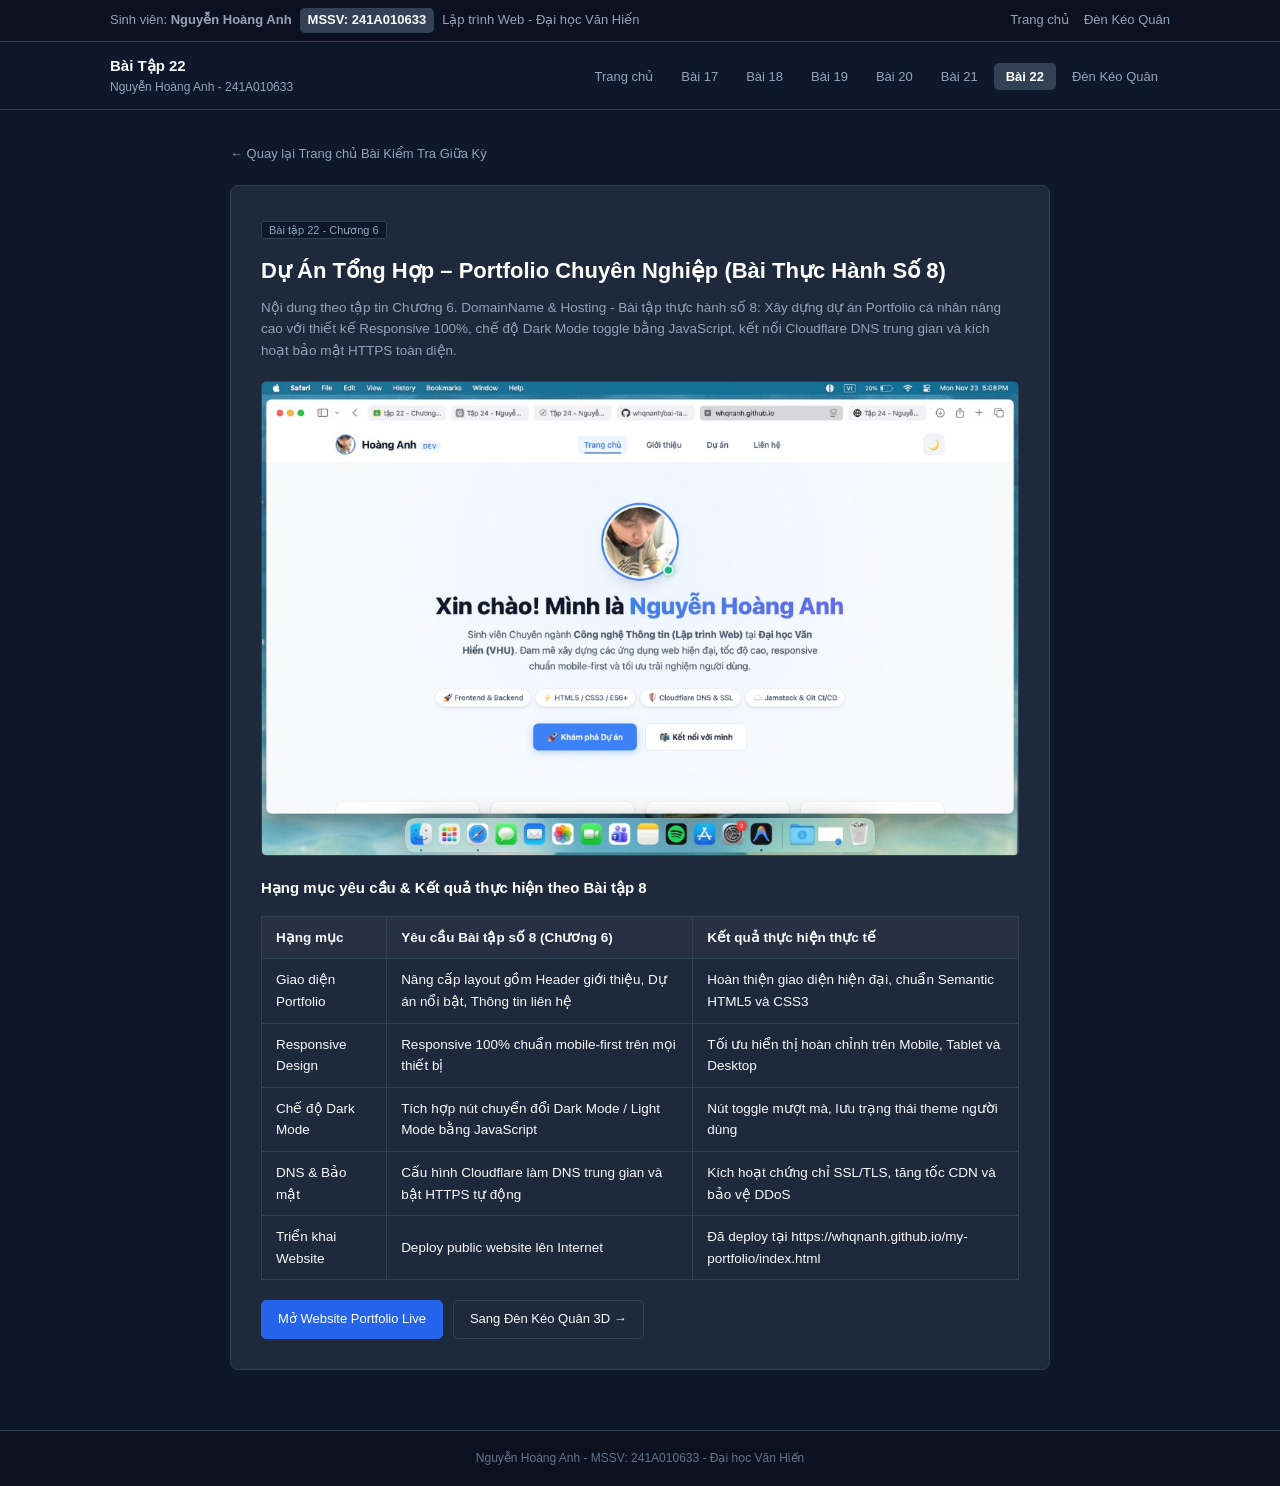
<file: bai22.html>
<!DOCTYPE html>
<html lang="vi">
<head>
  <meta charset="UTF-8">
  <meta name="viewport" content="width=device-width, initial-scale=1.0">
  <title>Bài tập 22: Dự Án Tổng Hợp Portfolio - MSSV: 241A010633</title>
  <link rel="stylesheet" href="css/style.css">
  <style>
    .detail-container { max-width: 860px; margin: 30px auto 60px; }
    .report-card {
      background: var(--bg-card);
      border: 1px solid var(--border-color);
      border-radius: var(--radius-lg);
      padding: 30px;
      margin-bottom: 25px;
    }
    .back-link {
      display: inline-flex;
      align-items: center;
      gap: 6px;
      color: #94a3b8;
      font-weight: 500;
      margin-bottom: 20px;
      font-size: 13px;
    }
    .back-link:hover { color: #fff; }
    .media-box {
      border-radius: var(--radius-md);
      overflow: hidden;
      margin: 20px 0;
      border: 1px solid var(--border-color);
    }
    .media-box img { width: 100%; display: block; }
    .table-custom {
      width: 100%;
      border-collapse: collapse;
      margin: 16px 0;
      font-size: 13.5px;
    }
    .table-custom th, .table-custom td {
      border: 1px solid var(--border-color);
      padding: 10px 14px;
      text-align: left;
    }
    .table-custom th {
      background: rgba(255, 255, 255, 0.04);
      color: #f8fafc;
    }
  </style>
</head>
<body>

  <div class="top-bar">
    <div class="container top-bar-content">
      <div class="student-tag">
        <span>Sinh viên: <strong>Nguyễn Hoàng Anh</strong></span>
        <span class="mssv-badge">MSSV: 241A010633</span>
        <span>Lập trình Web - Đại học Văn Hiến</span>
      </div>
      <div class="quick-links">
        <a href="index.html">Trang chủ</a>
        <a href="den-keo-quan.html">Đèn Kéo Quân</a>
      </div>
    </div>
  </div>

  <nav class="navbar">
    <div class="container nav-container">
      <a href="index.html" class="brand-logo">
        <div class="brand-text">
          <h1>Bài Tập 22</h1>
          <span>Nguyễn Hoàng Anh - 241A010633</span>
        </div>
      </a>
      <ul class="nav-menu">
        <li class="nav-item"><a href="index.html">Trang chủ</a></li>
        <li class="nav-item"><a href="bai17.html">Bài 17</a></li>
        <li class="nav-item"><a href="bai18.html">Bài 18</a></li>
        <li class="nav-item"><a href="bai19.html">Bài 19</a></li>
        <li class="nav-item"><a href="bai20.html">Bài 20</a></li>
        <li class="nav-item"><a href="bai21.html">Bài 21</a></li>
        <li class="nav-item"><a href="bai22.html" class="active">Bài 22</a></li>
        <li class="nav-item highlight"><a href="den-keo-quan.html">Đèn Kéo Quân</a></li>
      </ul>
    </div>
  </nav>

  <div class="container detail-container">
    <a href="index.html" class="back-link">&larr; Quay lại Trang chủ Bài Kiểm Tra Giữa Kỳ</a>

    <div class="report-card">
      <div style="margin-bottom: 12px;">
        <span class="tag">Bài tập 22 - Chương 6</span>
      </div>

      <h1 style="font-size: 22px; margin-bottom: 8px; color: #fff;">Dự Án Tổng Hợp – Portfolio Chuyên Nghiệp (Bài Thực Hành Số 8)</h1>
      <p style="color: var(--text-muted); font-size: 13.5px;">
        Nội dung theo tập tin Chương 6. DomainName &amp; Hosting - Bài tập thực hành số 8: Xây dựng dự án Portfolio cá nhân nâng cao với thiết kế Responsive 100%, chế độ Dark Mode toggle bằng JavaScript, kết nối Cloudflare DNS trung gian và kích hoạt bảo mật HTTPS toàn diện.
      </p>

      <div class="media-box">
        <img src="images/result-bt22.jpg" alt="Kết quả Bài tập 22 - Dự án Portfolio">
      </div>

      <h3 style="color: #fff; margin: 18px 0 8px; font-size: 15px;">Hạng mục yêu cầu &amp; Kết quả thực hiện theo Bài tập 8</h3>
      <table class="table-custom">
        <thead>
          <tr>
            <th>Hạng mục</th>
            <th>Yêu cầu Bài tập số 8 (Chương 6)</th>
            <th>Kết quả thực hiện thực tế</th>
          </tr>
        </thead>
        <tbody>
          <tr>
            <td>Giao diện Portfolio</td>
            <td>Nâng cấp layout gồm Header giới thiệu, Dự án nổi bật, Thông tin liên hệ</td>
            <td>Hoàn thiện giao diện hiện đại, chuẩn Semantic HTML5 và CSS3</td>
          </tr>
          <tr>
            <td>Responsive Design</td>
            <td>Responsive 100% chuẩn mobile-first trên mọi thiết bị</td>
            <td>Tối ưu hiển thị hoàn chỉnh trên Mobile, Tablet và Desktop</td>
          </tr>
          <tr>
            <td>Chế độ Dark Mode</td>
            <td>Tích hợp nút chuyển đổi Dark Mode / Light Mode bằng JavaScript</td>
            <td>Nút toggle mượt mà, lưu trạng thái theme người dùng</td>
          </tr>
          <tr>
            <td>DNS &amp; Bảo mật</td>
            <td>Cấu hình Cloudflare làm DNS trung gian và bật HTTPS tự động</td>
            <td>Kích hoạt chứng chỉ SSL/TLS, tăng tốc CDN và bảo vệ DDoS</td>
          </tr>
          <tr>
            <td>Triển khai Website</td>
            <td>Deploy public website lên Internet</td>
            <td>Đã deploy tại https://whqnanh.github.io/my-portfolio/index.html</td>
          </tr>
        </tbody>
      </table>

      <div style="margin-top: 20px; display: flex; gap: 10px; flex-wrap: wrap;">
        <a href="https://whqnanh.github.io/my-portfolio/index.html" target="_blank" rel="noopener" class="btn btn-primary">
          Mở Website Portfolio Live
        </a>
        <a href="den-keo-quan.html" class="btn">
          Sang Đèn Kéo Quân 3D &rarr;
        </a>
      </div>
    </div>
  </div>

  <footer>
    <div class="container">
      <p>Nguyễn Hoàng Anh - MSSV: 241A010633 - Đại học Văn Hiến</p>
    </div>
  </footer>
</body>
</html>
</file>
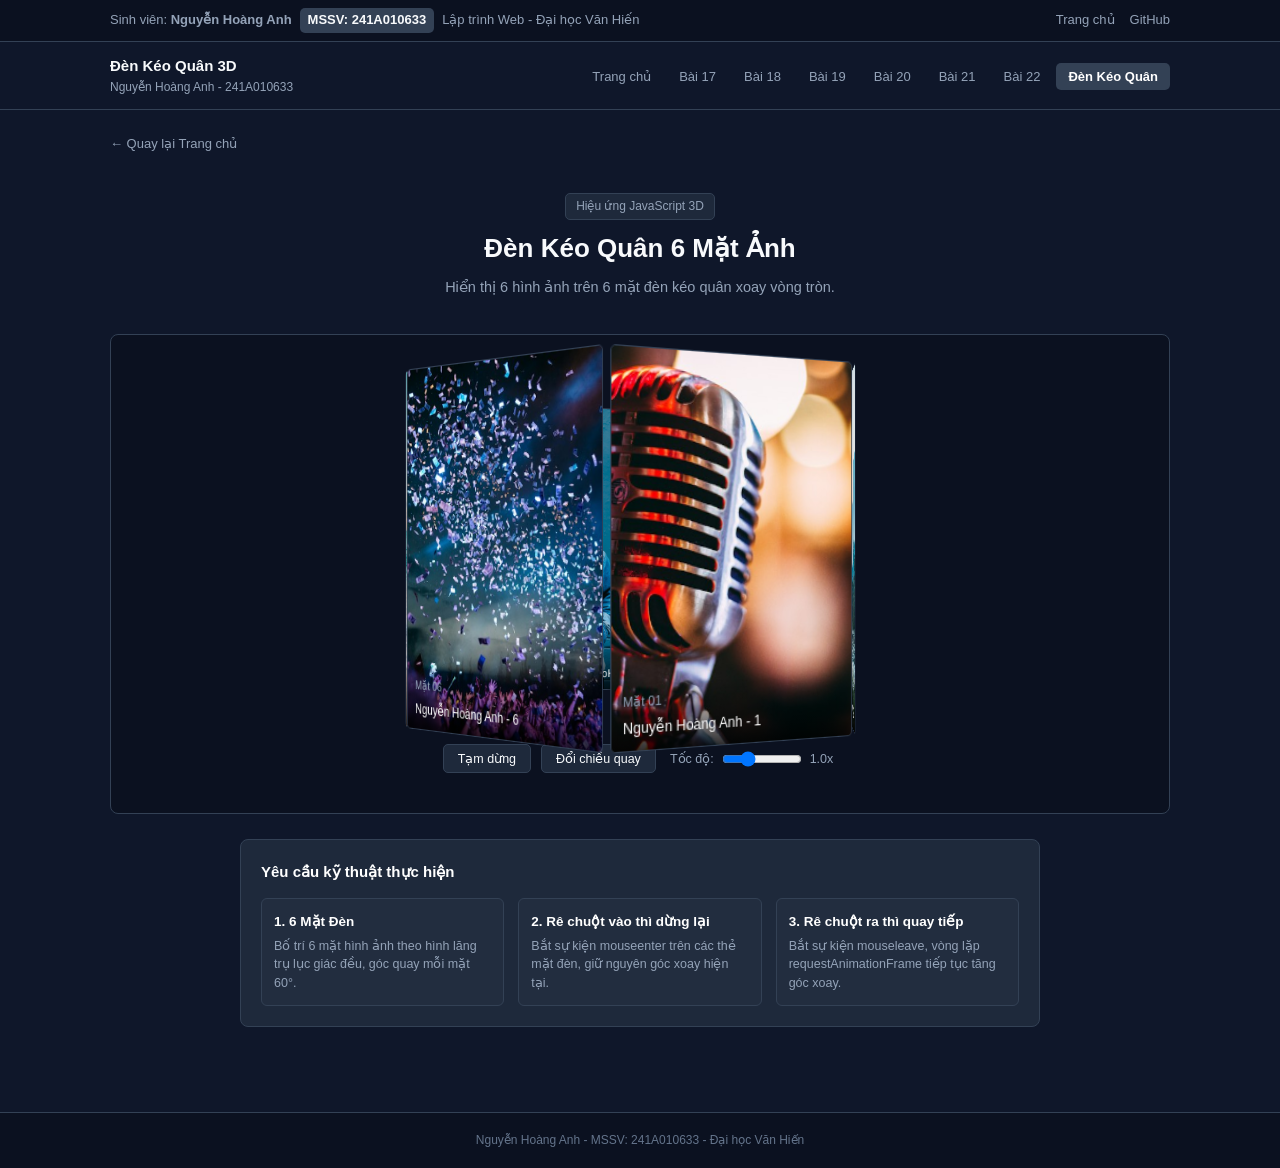
<file: den-keo-quan.html>
<!DOCTYPE html>
<html lang="vi">
<head>
  <meta charset="UTF-8">
  <meta name="viewport" content="width=device-width, initial-scale=1.0">
  <title>Đèn Kéo Quân 3D - MSSV: 241A010633 - Nguyễn Hoàng Anh</title>
  <link rel="stylesheet" href="css/style.css">
  <link rel="stylesheet" href="css/den-keo-quan.css">
  <style>
    .page-header-box {
      text-align: center;
      padding: 25px 20px 15px;
    }
    .demo-instructions {
      max-width: 800px;
      margin: 25px auto 35px;
      background: var(--bg-card);
      border: 1px solid var(--border-color);
      border-radius: var(--radius-lg);
      padding: 20px;
    }
    .instruction-steps {
      display: grid;
      grid-template-columns: repeat(auto-fit, minmax(220px, 1fr));
      gap: 14px;
      margin-top: 14px;
      text-align: left;
    }
    .step-item {
      background: rgba(255, 255, 255, 0.02);
      border: 1px solid var(--border-color);
      border-radius: 6px;
      padding: 12px;
    }
    .step-item h4 {
      color: #fff;
      font-size: 13.5px;
      margin-bottom: 4px;
    }
    .step-item p {
      font-size: 12.5px;
      color: var(--text-muted);
      line-height: 1.5;
    }
    .back-nav-btn {
      display: inline-flex;
      align-items: center;
      gap: 6px;
      color: #94a3b8;
      font-size: 13px;
      margin-bottom: 12px;
      font-weight: 500;
    }
    .back-nav-btn:hover {
      color: #fff;
    }
  </style>
</head>
<body>

  <div class="top-bar">
    <div class="container top-bar-content">
      <div class="student-tag">
        <span>Sinh viên: <strong>Nguyễn Hoàng Anh</strong></span>
        <span class="mssv-badge">MSSV: 241A010633</span>
        <span>Lập trình Web - Đại học Văn Hiến</span>
      </div>
      <div class="quick-links">
        <a href="index.html">Trang chủ</a>
        <a href="https://github.com/whqnanh/bai-tap-24" target="_blank" rel="noopener">GitHub</a>
      </div>
    </div>
  </div>

  <nav class="navbar">
    <div class="container nav-container">
      <a href="index.html" class="brand-logo">
        <div class="brand-text">
          <h1>Đèn Kéo Quân 3D</h1>
          <span>Nguyễn Hoàng Anh - 241A010633</span>
        </div>
      </a>

      <button class="nav-toggle" id="navToggle" aria-label="Menu">Menu</button>

      <ul class="nav-menu" id="navMenu">
        <li class="nav-item"><a href="index.html">Trang chủ</a></li>
        <li class="nav-item"><a href="bai17.html">Bài 17</a></li>
        <li class="nav-item"><a href="bai18.html">Bài 18</a></li>
        <li class="nav-item"><a href="bai19.html">Bài 19</a></li>
        <li class="nav-item"><a href="bai20.html">Bài 20</a></li>
        <li class="nav-item"><a href="bai21.html">Bài 21</a></li>
        <li class="nav-item"><a href="bai22.html">Bài 22</a></li>
        <li class="nav-item highlight"><a href="den-keo-quan.html" class="active">Đèn Kéo Quân</a></li>
      </ul>
    </div>
  </nav>

  <main class="container" style="padding-top: 20px; padding-bottom: 50px;">
    
    <a href="index.html" class="back-nav-btn">&larr; Quay lại Trang chủ</a>

    <div class="page-header-box">
      <div class="hero-badge">Hiệu ứng JavaScript 3D</div>
      <h2 class="hero-title" style="font-size: 26px;">Đèn Kéo Quân 6 Mặt Ảnh</h2>
      <p class="hero-subtitle">
        Hiển thị 6 hình ảnh trên 6 mặt đèn kéo quân xoay vòng tròn.
      </p>
    </div>

    <div class="lantern-scene">
      <div class="lantern-stage">
        <div class="lantern-carousel" id="lanternCarousel">
          
          <div class="lantern-face" data-index="1">
            <div class="face-inner">
              <div class="face-image-wrap">
                <img src="images/photo1.jpg" alt="Ảnh 1" class="face-image">
              </div>
              <div class="face-overlay">
                <span class="face-num">Mặt 01</span>
                <span class="face-title">Nguyễn Hoàng Anh - 1</span>
              </div>
            </div>
          </div>

          <div class="lantern-face" data-index="2">
            <div class="face-inner">
              <div class="face-image-wrap">
                <img src="images/photo2.jpg" alt="Ảnh 2" class="face-image">
              </div>
              <div class="face-overlay">
                <span class="face-num">Mặt 02</span>
                <span class="face-title">Nguyễn Hoàng Anh - 2</span>
              </div>
            </div>
          </div>

          <div class="lantern-face" data-index="3">
            <div class="face-inner">
              <div class="face-image-wrap">
                <img src="images/photo3.jpg" alt="Ảnh 3" class="face-image">
              </div>
              <div class="face-overlay">
                <span class="face-num">Mặt 03</span>
                <span class="face-title">Nguyễn Hoàng Anh - 3</span>
              </div>
            </div>
          </div>

          <div class="lantern-face" data-index="4">
            <div class="face-inner">
              <div class="face-image-wrap">
                <img src="images/photo4.jpg" alt="Ảnh 4" class="face-image">
              </div>
              <div class="face-overlay">
                <span class="face-num">Mặt 04</span>
                <span class="face-title">Nguyễn Hoàng Anh - 4</span>
              </div>
            </div>
          </div>

          <div class="lantern-face" data-index="5">
            <div class="face-inner">
              <div class="face-image-wrap">
                <img src="images/photo5.jpg" alt="Ảnh 5" class="face-image">
              </div>
              <div class="face-overlay">
                <span class="face-num">Mặt 05</span>
                <span class="face-title">Nguyễn Hoàng Anh - 5</span>
              </div>
            </div>
          </div>

          <div class="lantern-face" data-index="6">
            <div class="face-inner">
              <div class="face-image-wrap">
                <img src="images/photo6.jpg" alt="Ảnh 6" class="face-image">
              </div>
              <div class="face-overlay">
                <span class="face-num">Mặt 06</span>
                <span class="face-title">Nguyễn Hoàng Anh - 6</span>
              </div>
            </div>
          </div>

        </div>
      </div>

      <div class="lantern-controls">
        <button class="control-btn" id="btnTogglePlay">Tạm dừng</button>
        <button class="control-btn" id="btnToggleDir">Đổi chiều quay</button>
        <div class="speed-control">
          <span>Tốc độ:</span>
          <input type="range" id="speedSlider" min="0.2" max="3.0" step="0.2" value="1.0">
          <span id="speedVal">1.0x</span>
        </div>
      </div>
    </div>

    <div class="demo-instructions">
      <h3 style="color: #fff; font-size: 15px; margin-bottom: 6px;">Yêu cầu kỹ thuật thực hiện</h3>
      <div class="instruction-steps">
        <div class="step-item">
          <h4>1. 6 Mặt Đèn</h4>
          <p>Bố trí 6 mặt hình ảnh theo hình lăng trụ lục giác đều, góc quay mỗi mặt 60°.</p>
        </div>
        <div class="step-item">
          <h4>2. Rê chuột vào thì dừng lại</h4>
          <p>Bắt sự kiện mouseenter trên các thẻ mặt đèn, giữ nguyên góc xoay hiện tại.</p>
        </div>
        <div class="step-item">
          <h4>3. Rê chuột ra thì quay tiếp</h4>
          <p>Bắt sự kiện mouseleave, vòng lặp requestAnimationFrame tiếp tục tăng góc xoay.</p>
        </div>
      </div>
    </div>

  </main>

  <div class="lightbox-modal" id="lightboxModal">
    <div class="lightbox-content">
      <button class="lightbox-close" id="lightboxClose" aria-label="Đóng">&times;</button>
      <div class="lightbox-image-wrap">
        <img src="data:image/svg+xml,%3Csvg xmlns='http://www.w3.org/2000/svg' viewBox='0 0 1 1'%3E%3C/svg%3E" alt="Ảnh chi tiết" id="lightboxImage" class="lightbox-image">
      </div>
      <div class="lightbox-caption">
        <div>
          <h4 id="lightboxTitle" style="color: #fff; font-size: 15px; margin-bottom: 2px;">Tiêu đề ảnh</h4>
          <p id="lightboxDesc" style="color: #94a3b8; font-size: 13px;">Mô tả ảnh</p>
        </div>
        <span class="mssv-badge">MSSV: 241A010633</span>
      </div>
    </div>
  </div>

  <footer>
    <div class="container">
      <p>Nguyễn Hoàng Anh - MSSV: 241A010633 - Đại học Văn Hiến</p>
    </div>
  </footer>

  <script src="js/den-keo-quan.js"></script>
  <script>
    const navToggle = document.getElementById('navToggle');
    const navMenu = document.getElementById('navMenu');
    if (navToggle && navMenu) {
      navToggle.addEventListener('click', function() {
        navMenu.classList.toggle('active');
      });
    }
  </script>
</body>
</html>
</file>
<file: css/style.css>
:root {
  --primary: #3b82f6;
  --primary-hover: #2563eb;
  --bg-main: #0f172a;
  --bg-card: #1e293b;
  --bg-card-hover: #243247;
  --border-color: #334155;
  --text-main: #f8fafc;
  --text-muted: #94a3b8;
  --text-dim: #64748b;
  --font-family: -apple-system, BlinkMacSystemFont, "Segoe UI", Roboto, "Helvetica Neue", Arial, sans-serif;
  --radius-lg: 8px;
  --radius-md: 5px;
  --transition: all 0.2s ease;
}

* {
  margin: 0;
  padding: 0;
  box-sizing: border-box;
}

html {
  scroll-behavior: smooth;
}

body {
  font-family: var(--font-family);
  background-color: var(--bg-main);
  color: var(--text-main);
  line-height: 1.6;
  overflow-x: hidden;
}

a {
  color: inherit;
  text-decoration: none;
}

.container {
  width: 100%;
  max-width: 1100px;
  margin: 0 auto;
  padding: 0 20px;
}

.top-bar {
  background: #0b1120;
  border-bottom: 1px solid var(--border-color);
  padding: 8px 0;
  font-size: 13px;
  color: var(--text-muted);
}

.top-bar-content {
  display: flex;
  justify-content: space-between;
  align-items: center;
  flex-wrap: wrap;
  gap: 10px;
}

.student-tag {
  display: inline-flex;
  align-items: center;
  gap: 8px;
}

.mssv-badge {
  background: #334155;
  color: #f8fafc;
  font-weight: 600;
  padding: 2px 8px;
  border-radius: var(--radius-md);
}

.quick-links {
  display: flex;
  gap: 15px;
}

.quick-links a:hover {
  color: var(--text-main);
}

.navbar {
  position: sticky;
  top: 0;
  z-index: 1000;
  background: #0f172a;
  border-bottom: 1px solid var(--border-color);
  padding: 12px 0;
}

.nav-container {
  display: flex;
  justify-content: space-between;
  align-items: center;
}

.brand-text h1 {
  font-size: 15px;
  font-weight: 700;
  color: var(--text-main);
}

.brand-text span {
  font-size: 12px;
  color: var(--text-muted);
  display: block;
}

.nav-menu {
  display: flex;
  list-style: none;
  align-items: center;
  gap: 4px;
}

.nav-item a {
  padding: 6px 12px;
  border-radius: var(--radius-md);
  font-size: 13px;
  color: var(--text-muted);
  transition: var(--transition);
}

.nav-item a:hover {
  color: var(--text-main);
  background: #1e293b;
}

.nav-item a.active {
  color: #ffffff;
  background: #334155;
  font-weight: 600;
}

.nav-toggle {
  display: none;
  background: none;
  border: 1px solid var(--border-color);
  color: var(--text-main);
  font-size: 13px;
  padding: 4px 10px;
  border-radius: var(--radius-md);
  cursor: pointer;
}

.hero-section {
  padding: 40px 0 20px;
  text-align: center;
}

.hero-badge {
  display: inline-block;
  padding: 3px 10px;
  background: #1e293b;
  border: 1px solid var(--border-color);
  border-radius: var(--radius-md);
  color: var(--text-muted);
  font-size: 12px;
  margin-bottom: 12px;
}

.hero-title {
  font-size: 28px;
  font-weight: 700;
  line-height: 1.3;
  margin-bottom: 10px;
  color: #f8fafc;
}

.hero-subtitle {
  font-size: 14.5px;
  color: var(--text-muted);
  max-width: 680px;
  margin: 0 auto 20px;
}

.hero-cta-group {
  display: flex;
  justify-content: center;
  gap: 10px;
  flex-wrap: wrap;
  margin-bottom: 30px;
}

.btn {
  display: inline-flex;
  align-items: center;
  justify-content: center;
  padding: 8px 16px;
  border-radius: var(--radius-md);
  font-size: 13px;
  font-weight: 500;
  cursor: pointer;
  transition: var(--transition);
  border: 1px solid var(--border-color);
  background: var(--bg-card);
  color: var(--text-main);
}

.btn:hover {
  background: #334155;
}

.btn-primary {
  background: #2563eb;
  border-color: #2563eb;
  color: #fff;
}

.btn-primary:hover {
  background: #1d4ed8;
  border-color: #1d4ed8;
}

.stats-bar {
  display: grid;
  grid-template-columns: repeat(auto-fit, minmax(160px, 1fr));
  gap: 12px;
  margin-bottom: 35px;
}

.stat-card {
  background: var(--bg-card);
  border: 1px solid var(--border-color);
  border-radius: var(--radius-lg);
  padding: 14px;
  text-align: center;
}

.stat-number {
  font-size: 20px;
  font-weight: 700;
  color: var(--text-main);
  margin-bottom: 2px;
}

.stat-label {
  font-size: 12px;
  color: var(--text-muted);
}

.section {
  padding: 35px 0;
}

.section-header {
  text-align: center;
  margin-bottom: 25px;
}

.section-tag {
  color: var(--text-muted);
  font-size: 11.5px;
  text-transform: uppercase;
  letter-spacing: 0.5px;
  display: block;
  margin-bottom: 4px;
}

.section-title {
  font-size: 22px;
  font-weight: 700;
  color: var(--text-main);
  margin-bottom: 6px;
}

.section-desc {
  font-size: 13.5px;
  color: var(--text-muted);
  max-width: 600px;
  margin: 0 auto;
}

.projects-grid {
  display: grid;
  grid-template-columns: repeat(auto-fill, minmax(320px, 1fr));
  gap: 18px;
}

.project-card {
  background: var(--bg-card);
  border: 1px solid var(--border-color);
  border-radius: var(--radius-lg);
  overflow: hidden;
  transition: var(--transition);
  display: flex;
  flex-direction: column;
}

.project-card:hover {
  border-color: #475569;
}

.card-media {
  position: relative;
  width: 100%;
  aspect-ratio: 16 / 10;
  overflow: hidden;
  background: #0b1120;
}

.card-media img {
  width: 100%;
  height: 100%;
  object-fit: cover;
}

.card-body {
  padding: 16px;
  display: flex;
  flex-direction: column;
  flex: 1;
}

.card-meta {
  display: flex;
  justify-content: space-between;
  align-items: center;
  margin-bottom: 6px;
}

.card-number {
  font-size: 11.5px;
  font-weight: 600;
  color: var(--text-muted);
}

.card-title {
  font-size: 15px;
  font-weight: 600;
  color: var(--text-main);
  margin-bottom: 6px;
  line-height: 1.35;
}

.card-desc {
  font-size: 13px;
  color: var(--text-muted);
  margin-bottom: 12px;
  flex: 1;
}

.card-tags {
  display: flex;
  flex-wrap: wrap;
  gap: 4px;
  margin-bottom: 14px;
}

.tag {
  background: #0f172a;
  color: var(--text-muted);
  font-size: 11px;
  padding: 2px 7px;
  border-radius: 3px;
  border: 1px solid var(--border-color);
}

.card-footer {
  display: flex;
  gap: 8px;
  padding-top: 12px;
  border-top: 1px solid var(--border-color);
}

.card-footer .btn {
  flex: 1;
  padding: 6px 10px;
  font-size: 12px;
}

.author-section {
  border-top: 1px solid var(--border-color);
  padding: 35px 0;
}

.profile-card {
  background: var(--bg-card);
  border: 1px solid var(--border-color);
  border-radius: var(--radius-lg);
  padding: 20px;
  display: flex;
  align-items: center;
  gap: 18px;
  flex-wrap: wrap;
}

.profile-avatar {
  width: 70px;
  height: 70px;
  border-radius: 50%;
  object-fit: cover;
  border: 1px solid var(--border-color);
}

.profile-info {
  flex: 1;
}

.profile-name {
  font-size: 16px;
  font-weight: 700;
  color: #fff;
  margin-bottom: 4px;
  display: flex;
  align-items: center;
  gap: 10px;
  flex-wrap: wrap;
}

.profile-details {
  display: grid;
  grid-template-columns: repeat(auto-fit, minmax(180px, 1fr));
  gap: 6px;
  margin-top: 10px;
  font-size: 12.5px;
  color: var(--text-muted);
}

.profile-details strong {
  color: var(--text-main);
}

footer {
  background: #0b1120;
  border-top: 1px solid var(--border-color);
  padding: 18px 0;
  text-align: center;
  font-size: 12px;
  color: var(--text-dim);
}

@media (max-width: 900px) {
  .nav-menu {
    position: fixed;
    top: 55px;
    left: 0;
    width: 100%;
    background: #0f172a;
    flex-direction: column;
    padding: 14px;
    gap: 6px;
    border-bottom: 1px solid var(--border-color);
    display: none;
  }

  .nav-menu.active {
    display: flex;
  }

  .nav-toggle {
    display: block;
  }

  .nav-item {
    width: 100%;
  }

  .nav-item a {
    width: 100%;
  }

  .projects-grid {
    grid-template-columns: 1fr;
  }

  .profile-card {
    flex-direction: column;
    text-align: center;
  }

  .profile-details {
    text-align: left;
  }
}
</file>
<file: css/den-keo-quan.css>
.lantern-scene {
  position: relative;
  width: 100%;
  min-height: 480px;
  display: flex;
  flex-direction: column;
  align-items: center;
  justify-content: center;
  perspective: 1200px;
  perspective-origin: 50% 45%;
  overflow: hidden;
  padding: 25px 10px;
  background: #0b1120;
  border-radius: var(--radius-lg);
  border: 1px solid var(--border-color);
  user-select: none;
}

.lantern-stage {
  position: relative;
  width: 230px;
  height: 330px;
  transform-style: preserve-3d;
  margin: 10px auto;
}

.lantern-carousel {
  position: absolute;
  width: 100%;
  height: 100%;
  transform-style: preserve-3d;
}

.lantern-face {
  position: absolute;
  width: 230px;
  height: 330px;
  left: 0;
  top: 0;
  border-radius: var(--radius-md);
  overflow: hidden;
  background: #1e293b;
  border: 1px solid var(--border-color);
  backface-visibility: visible;
  cursor: pointer;
  transition: border-color 0.2s;
  display: flex;
  flex-direction: column;
}

.lantern-face[data-index="1"] { transform: rotateY(0deg) translateZ(205px); }
.lantern-face[data-index="2"] { transform: rotateY(60deg) translateZ(205px); }
.lantern-face[data-index="3"] { transform: rotateY(120deg) translateZ(205px); }
.lantern-face[data-index="4"] { transform: rotateY(180deg) translateZ(205px); }
.lantern-face[data-index="5"] { transform: rotateY(240deg) translateZ(205px); }
.lantern-face[data-index="6"] { transform: rotateY(300deg) translateZ(205px); }

.face-inner {
  position: relative;
  width: 100%;
  height: 100%;
  display: flex;
  flex-direction: column;
}

.face-image-wrap {
  position: relative;
  width: 100%;
  flex: 1;
  overflow: hidden;
  background: #000;
}

.face-image {
  width: 100%;
  height: 100%;
  object-fit: cover;
  display: block;
}

.face-overlay {
  position: absolute;
  bottom: 0;
  left: 0;
  width: 100%;
  padding: 8px 10px;
  background: linear-gradient(180deg, transparent 0%, rgba(0, 0, 0, 0.8) 100%);
  display: flex;
  flex-direction: column;
  gap: 2px;
}

.face-num {
  font-size: 11px;
  color: var(--text-muted);
}

.face-title {
  font-size: 12.5px;
  font-weight: 500;
  color: #ffffff;
}

.lantern-face:hover {
  border-color: #64748b;
}

.lantern-controls {
  margin-top: 20px;
  display: flex;
  align-items: center;
  justify-content: center;
  gap: 10px;
  flex-wrap: wrap;
}

.control-btn {
  background: var(--bg-card);
  border: 1px solid var(--border-color);
  color: var(--text-main);
  padding: 6px 14px;
  border-radius: var(--radius-md);
  font-size: 12.5px;
  font-weight: 500;
  cursor: pointer;
  transition: all 0.2s ease;
}

.control-btn:hover {
  background: #334155;
}

.speed-control {
  display: flex;
  align-items: center;
  gap: 8px;
  color: var(--text-muted);
  font-size: 12.5px;
  padding: 0 4px;
}

.speed-control input[type="range"] {
  width: 80px;
  cursor: pointer;
}

.lightbox-modal {
  position: fixed;
  inset: 0;
  background: rgba(0, 0, 0, 0.8);
  backdrop-filter: blur(2px);
  z-index: 9999;
  display: none;
  align-items: center;
  justify-content: center;
  padding: 20px;
}

.lightbox-modal.active {
  display: flex;
}

.lightbox-content {
  position: relative;
  max-width: 800px;
  width: 100%;
  background: #1e293b;
  border: 1px solid var(--border-color);
  border-radius: var(--radius-lg);
  overflow: hidden;
}

.lightbox-image-wrap {
  max-height: 70vh;
  overflow: hidden;
  display: flex;
  align-items: center;
  justify-content: center;
  background: #000;
}

.lightbox-image {
  max-width: 100%;
  max-height: 70vh;
  object-fit: contain;
}

.lightbox-caption {
  padding: 14px 18px;
  display: flex;
  justify-content: space-between;
  align-items: center;
  background: #0f172a;
}

.lightbox-close {
  position: absolute;
  top: 10px;
  right: 10px;
  width: 28px;
  height: 28px;
  border-radius: var(--radius-md);
  background: rgba(0, 0, 0, 0.6);
  border: 1px solid var(--border-color);
  color: #fff;
  font-size: 16px;
  display: flex;
  align-items: center;
  justify-content: center;
  cursor: pointer;
  z-index: 10;
}

.lightbox-close:hover {
  background: #334155;
}

@media (max-width: 600px) {
  .lantern-scene {
    min-height: 420px;
  }

  .lantern-stage {
    width: 170px;
    height: 250px;
  }

  .lantern-face {
    width: 170px;
    height: 250px;
  }

  .lantern-face[data-index="1"] { transform: rotateY(0deg) translateZ(150px); }
  .lantern-face[data-index="2"] { transform: rotateY(60deg) translateZ(150px); }
  .lantern-face[data-index="3"] { transform: rotateY(120deg) translateZ(150px); }
  .lantern-face[data-index="4"] { transform: rotateY(180deg) translateZ(150px); }
  .lantern-face[data-index="5"] { transform: rotateY(240deg) translateZ(150px); }
  .lantern-face[data-index="6"] { transform: rotateY(300deg) translateZ(150px); }
}
</file>
